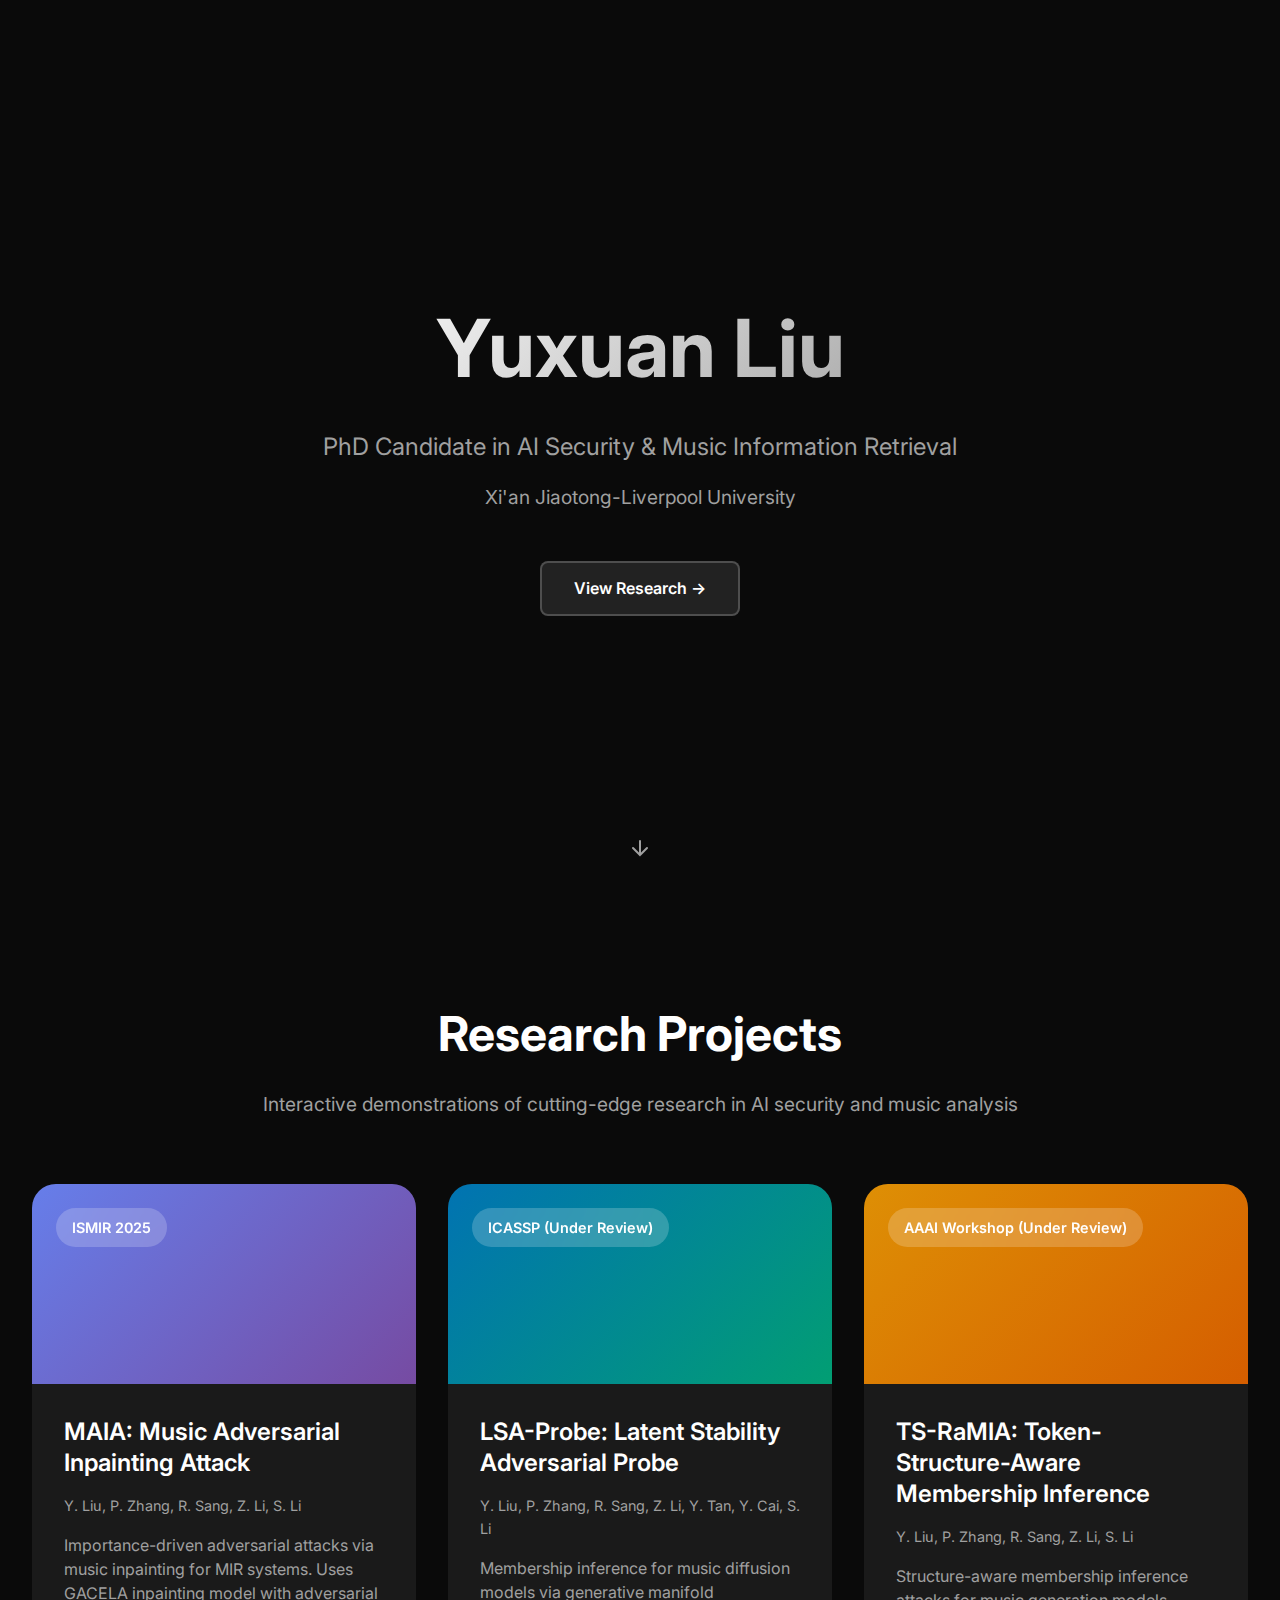
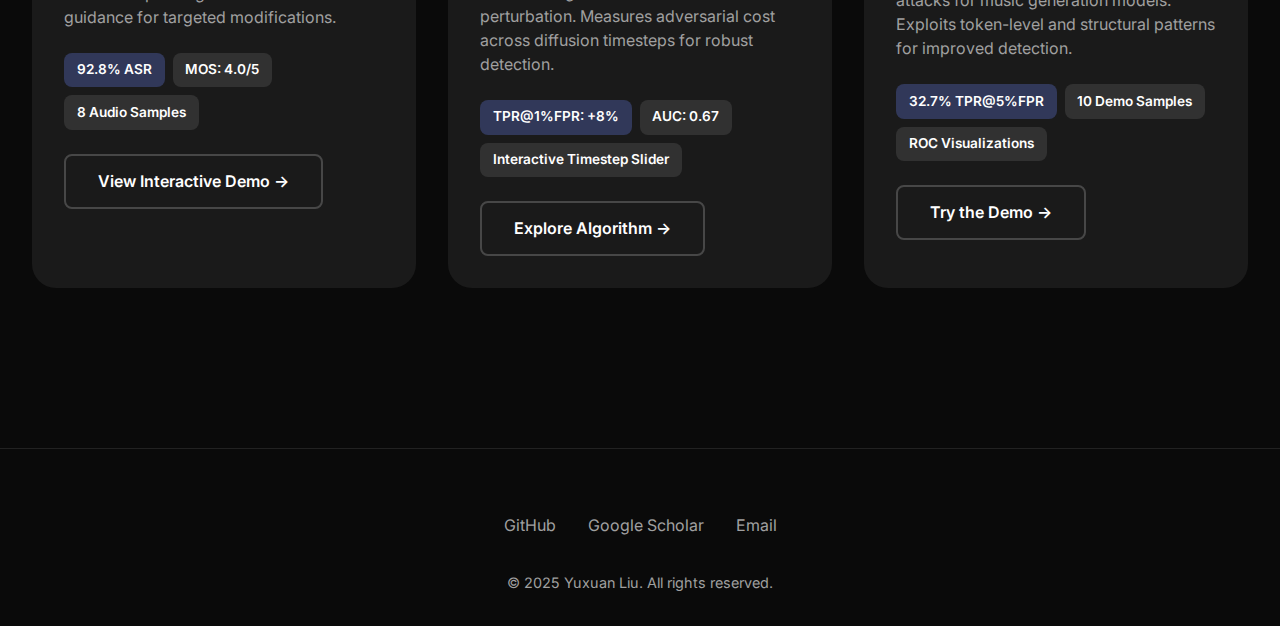
<file: index.html>
<!DOCTYPE html>
<html lang="en">
<head>
    <meta charset="UTF-8">
    <meta name="viewport" content="width=device-width, initial-scale=1.0">
    <meta name="description" content="Yuxuan Liu - Research on AI Security and Music Information Retrieval">
    <meta name="keywords" content="AI Security, Music IR, Membership Inference, Adversarial Attacks, Diffusion Models">
    <meta name="author" content="Yuxuan Liu">
    <title>Yuxuan Liu - Research Portfolio</title>
    
    <!-- Fonts -->
    <link rel="preconnect" href="https://fonts.googleapis.com">
    <link rel="preconnect" href="https://fonts.gstatic.com" crossorigin>
    <link href="https://fonts.googleapis.com/css2?family=Inter:wght@300;400;500;600;700&display=swap" rel="stylesheet">
    
    <!-- Styles -->
    <style>
        :root {
            --color-bg: #0a0a0a;
            --color-text: #ffffff;
            --color-text-dim: #a0a0a0;
            --color-card-bg: #1a1a1a;
            --color-maia: linear-gradient(135deg, #667eea 0%, #764ba2 100%);
            --color-lsa: linear-gradient(135deg, #0173B2 0%, #029E73 100%);
            --color-ts: linear-gradient(135deg, #DE8F05 0%, #D55E00 100%);
        }
        
        * {
            margin: 0;
            padding: 0;
            box-sizing: border-box;
        }
        
        body {
            font-family: 'Inter', -apple-system, BlinkMacSystemFont, sans-serif;
            background: var(--color-bg);
            color: var(--color-text);
            line-height: 1.6;
            overflow-x: hidden;
        }
        
        .container {
            max-width: 1400px;
            margin: 0 auto;
            padding: 0 2rem;
        }
        
        /* Hero Section */
        .hero {
            min-height: 100vh;
            display: flex;
            flex-direction: column;
            justify-content: center;
            align-items: center;
            text-align: center;
            position: relative;
            padding: 4rem 2rem;
        }
        
        .hero-title {
            font-size: 5rem;
            font-weight: 700;
            margin-bottom: 1rem;
            background: linear-gradient(135deg, #ffffff 0%, #a0a0a0 100%);
            -webkit-background-clip: text;
            -webkit-text-fill-color: transparent;
            background-clip: text;
            animation: fadeInUp 1s ease;
        }
        
        .hero-subtitle {
            font-size: 1.5rem;
            color: var(--color-text-dim);
            margin-bottom: 1rem;
            animation: fadeInUp 1s ease 0.2s both;
        }
        
        .hero-affiliation {
            font-size: 1.2rem;
            color: var(--color-text-dim);
            margin-bottom: 3rem;
            animation: fadeInUp 1s ease 0.4s both;
        }
        
        .hero-cta {
            animation: fadeInUp 1s ease 0.6s both;
        }
        
        .scroll-indicator {
            position: absolute;
            bottom: 2rem;
            left: 50%;
            transform: translateX(-50%);
            color: var(--color-text-dim);
            animation: bounce 2s infinite;
        }
        
        /* Papers Section */
        .papers-section {
            padding: 6rem 0;
            min-height: 100vh;
        }
        
        .section-title {
            text-align: center;
            font-size: 3rem;
            margin-bottom: 1rem;
            font-weight: 700;
        }
        
        .section-subtitle {
            text-align: center;
            font-size: 1.2rem;
            color: var(--color-text-dim);
            margin-bottom: 4rem;
        }
        
        .papers-grid {
            display: grid;
            grid-template-columns: repeat(auto-fit, minmax(350px, 1fr));
            gap: 2rem;
            margin-bottom: 4rem;
        }
        
        .paper-card {
            background: var(--color-card-bg);
            border-radius: 1.5rem;
            overflow: hidden;
            transition: transform 0.3s ease, box-shadow 0.3s ease;
            cursor: pointer;
            position: relative;
        }
        
        .paper-card:hover {
            transform: translateY(-10px);
            box-shadow: 0 20px 40px rgba(0,0,0,0.5);
        }
        
        .paper-header {
            height: 200px;
            position: relative;
            overflow: hidden;
        }
        
        .paper-header.maia {
            background: var(--color-maia);
        }
        
        .paper-header.lsa {
            background: var(--color-lsa);
        }
        
        .paper-header.ts {
            background: var(--color-ts);
        }
        
        .paper-venue {
            position: absolute;
            top: 1.5rem;
            left: 1.5rem;
            background: rgba(255,255,255,0.2);
            backdrop-filter: blur(10px);
            padding: 0.5rem 1rem;
            border-radius: 2rem;
            font-weight: 600;
            font-size: 0.9rem;
        }
        
        .paper-body {
            padding: 2rem;
        }
        
        .paper-title {
            font-size: 1.5rem;
            font-weight: 600;
            margin-bottom: 1rem;
            line-height: 1.3;
        }
        
        .paper-authors {
            font-size: 0.9rem;
            color: var(--color-text-dim);
            margin-bottom: 1rem;
        }
        
        .paper-description {
            font-size: 1rem;
            color: var(--color-text-dim);
            margin-bottom: 1.5rem;
            line-height: 1.5;
        }
        
        .paper-metrics {
            display: flex;
            flex-wrap: wrap;
            gap: 0.5rem;
            margin-bottom: 1.5rem;
        }
        
        .metric-badge {
            padding: 0.4rem 0.8rem;
            border-radius: 0.5rem;
            font-size: 0.85rem;
            font-weight: 600;
            background: rgba(255,255,255,0.1);
        }
        
        .metric-badge.highlight {
            background: rgba(102, 126, 234, 0.3);
        }
        
        .btn-demo {
            display: inline-block;
            padding: 0.8rem 2rem;
            border-radius: 0.5rem;
            font-weight: 600;
            text-decoration: none;
            transition: all 0.3s ease;
            border: 2px solid rgba(255,255,255,0.2);
            color: var(--color-text);
        }
        
        .paper-card.maia .btn-demo:hover {
            background: var(--color-maia);
            border-color: transparent;
        }
        
        .paper-card.lsa .btn-demo:hover {
            background: var(--color-lsa);
            border-color: transparent;
        }
        
        .paper-card.ts .btn-demo:hover {
            background: var(--color-ts);
            border-color: transparent;
        }
        
        /* Footer */
        .footer {
            padding: 4rem 0 2rem;
            text-align: center;
            border-top: 1px solid rgba(255,255,255,0.1);
        }
        
        .footer-links {
            display: flex;
            justify-content: center;
            gap: 2rem;
            margin-bottom: 2rem;
        }
        
        .footer-link {
            color: var(--color-text-dim);
            text-decoration: none;
            transition: color 0.3s ease;
        }
        
        .footer-link:hover {
            color: var(--color-text);
        }
        
        .footer-copyright {
            color: var(--color-text-dim);
            font-size: 0.9rem;
        }
        
        /* Animations */
        @keyframes fadeInUp {
            from {
                opacity: 0;
                transform: translateY(30px);
            }
            to {
                opacity: 1;
                transform: translateY(0);
            }
        }
        
        @keyframes bounce {
            0%, 100% {
                transform: translateX(-50%) translateY(0);
            }
            50% {
                transform: translateX(-50%) translateY(-10px);
            }
        }
        
        /* Responsive */
        @media (max-width: 768px) {
            .hero-title {
                font-size: 3rem;
            }
            
            .hero-subtitle {
                font-size: 1.2rem;
            }
            
            .section-title {
                font-size: 2rem;
            }
            
            .papers-grid {
                grid-template-columns: 1fr;
            }
        }
    </style>
</head>
<body>
    <!-- Hero Section -->
    <section class="hero">
        <div class="container">
            <h1 class="hero-title">Yuxuan Liu</h1>
            <p class="hero-subtitle">PhD Candidate in AI Security & Music Information Retrieval</p>
            <p class="hero-affiliation">Xi'an Jiaotong-Liverpool University</p>
            <div class="hero-cta">
                <a href="#papers" class="btn-demo" style="background: rgba(255,255,255,0.1);">
                    View Research →
                </a>
            </div>
        </div>
        <div class="scroll-indicator">
            <svg width="24" height="24" viewBox="0 0 24 24" fill="none" stroke="currentColor">
                <path d="M12 5v14M5 12l7 7 7-7" stroke-width="2" stroke-linecap="round"/>
            </svg>
        </div>
    </section>

    <!-- Papers Section -->
    <section id="papers" class="papers-section">
        <div class="container">
            <h2 class="section-title">Research Projects</h2>
            <p class="section-subtitle">Interactive demonstrations of cutting-edge research in AI security and music analysis</p>
            
            <div class="papers-grid">
                <!-- MAIA Card -->
                <div class="paper-card maia" onclick="location.href='maia/'">
                    <div class="paper-header maia">
                        <div class="paper-venue">ISMIR 2025</div>
                    </div>
                    <div class="paper-body">
                        <h3 class="paper-title">MAIA: Music Adversarial Inpainting Attack</h3>
                        <p class="paper-authors">Y. Liu, P. Zhang, R. Sang, Z. Li, S. Li</p>
                        <p class="paper-description">
                            Importance-driven adversarial attacks via music inpainting for MIR systems. 
                            Uses GACELA inpainting model with adversarial guidance for targeted modifications.
                        </p>
                        <div class="paper-metrics">
                            <span class="metric-badge highlight">92.8% ASR</span>
                            <span class="metric-badge">MOS: 4.0/5</span>
                            <span class="metric-badge">8 Audio Samples</span>
                        </div>
                        <a href="maia/" class="btn-demo">
                            View Interactive Demo →
                        </a>
                    </div>
                </div>
                
                <!-- LSA-Probe Card -->
                <div class="paper-card lsa" onclick="location.href='lsa-probe/'">
                    <div class="paper-header lsa">
                        <div class="paper-venue">ICASSP (Under Review)</div>
                    </div>
                    <div class="paper-body">
                        <h3 class="paper-title">LSA-Probe: Latent Stability Adversarial Probe</h3>
                        <p class="paper-authors">Y. Liu, P. Zhang, R. Sang, Z. Li, Y. Tan, Y. Cai, S. Li</p>
                        <p class="paper-description">
                            Membership inference for music diffusion models via generative manifold perturbation. 
                            Measures adversarial cost across diffusion timesteps for robust detection.
                        </p>
                        <div class="paper-metrics">
                            <span class="metric-badge highlight">TPR@1%FPR: +8%</span>
                            <span class="metric-badge">AUC: 0.67</span>
                            <span class="metric-badge">Interactive Timestep Slider</span>
                        </div>
                        <a href="lsa-probe/" class="btn-demo">
                            Explore Algorithm →
                        </a>
                    </div>
                </div>
                
                <!-- TS-RaMIA Card -->
                <div class="paper-card ts" onclick="location.href='ts-ramia/'">
                    <div class="paper-header ts">
                        <div class="paper-venue">AAAI Workshop (Under Review)</div>
                    </div>
                    <div class="paper-body">
                        <h3 class="paper-title">TS-RaMIA: Token-Structure-Aware Membership Inference</h3>
                        <p class="paper-authors">Y. Liu, P. Zhang, R. Sang, Z. Li, S. Li</p>
                        <p class="paper-description">
                            Structure-aware membership inference attacks for music generation models. 
                            Exploits token-level and structural patterns for improved detection.
                        </p>
                        <div class="paper-metrics">
                            <span class="metric-badge highlight">32.7% TPR@5%FPR</span>
                            <span class="metric-badge">10 Demo Samples</span>
                            <span class="metric-badge">ROC Visualizations</span>
                        </div>
                        <a href="ts-ramia/" class="btn-demo">
                            Try the Demo →
                        </a>
                    </div>
                </div>
            </div>
        </div>
    </section>

    <!-- Footer -->
    <footer class="footer">
        <div class="container">
            <div class="footer-links">
                <a href="https://github.com/kaslim" class="footer-link" target="_blank">GitHub</a>
                <a href="https://scholar.google.com" class="footer-link" target="_blank">Google Scholar</a>
                <a href="mailto:yuxuan.liu2204@student.xjtlu.edu.cn" class="footer-link">Email</a>
            </div>
            <p class="footer-copyright">&copy; 2025 Yuxuan Liu. All rights reserved.</p>
        </div>
    </footer>

    <script>
        // Smooth scroll
        document.querySelectorAll('a[href^="#"]').forEach(anchor => {
            anchor.addEventListener('click', function (e) {
                e.preventDefault();
                const target = document.querySelector(this.getAttribute('href'));
                if (target) {
                    target.scrollIntoView({ behavior: 'smooth', block: 'start' });
                }
            });
        });
        
        // Intersection Observer for fade-in animations
        const observerOptions = {
            threshold: 0.1,
            rootMargin: '0px 0px -50px 0px'
        };
        
        const observer = new IntersectionObserver((entries) => {
            entries.forEach(entry => {
                if (entry.isIntersecting) {
                    entry.target.style.animation = 'fadeInUp 0.6s ease forwards';
                }
            });
        }, observerOptions);
        
        document.querySelectorAll('.paper-card').forEach(card => {
            observer.observe(card);
        });
    </script>
</body>
</html>
</file>
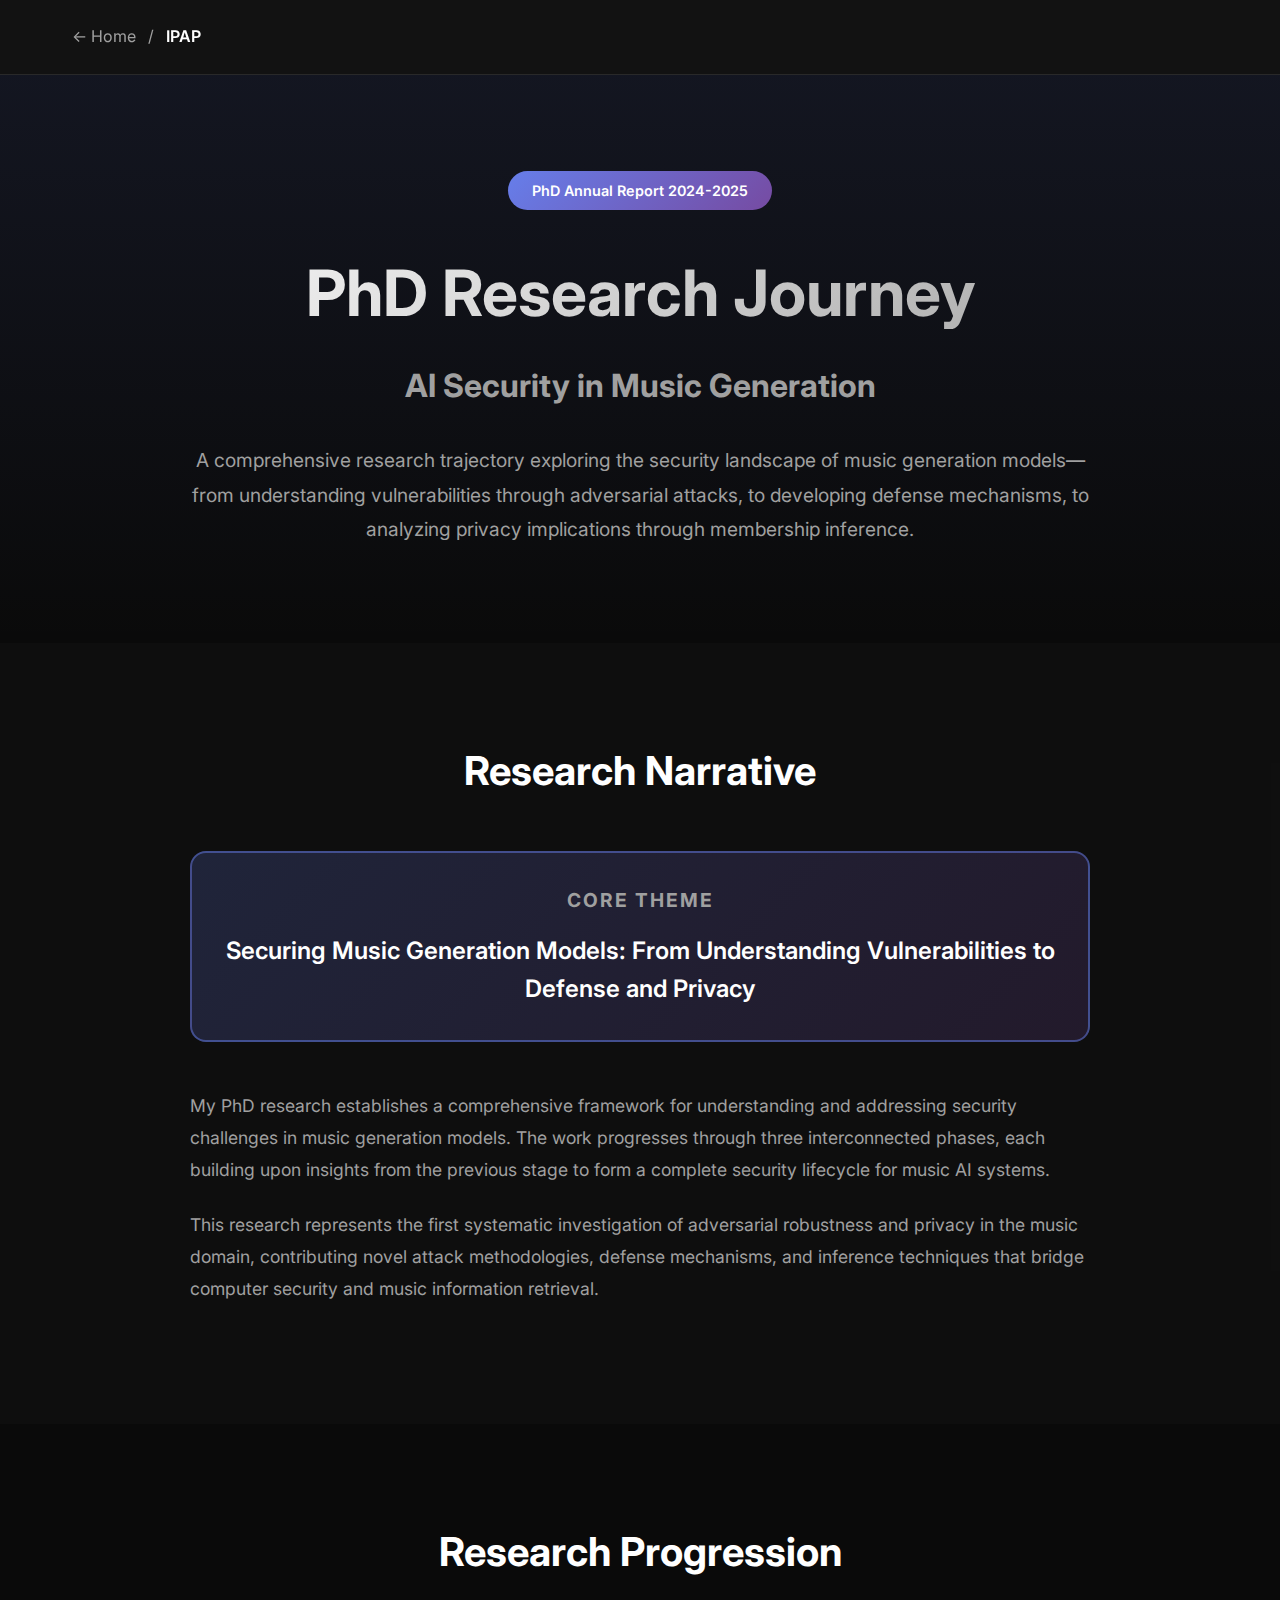
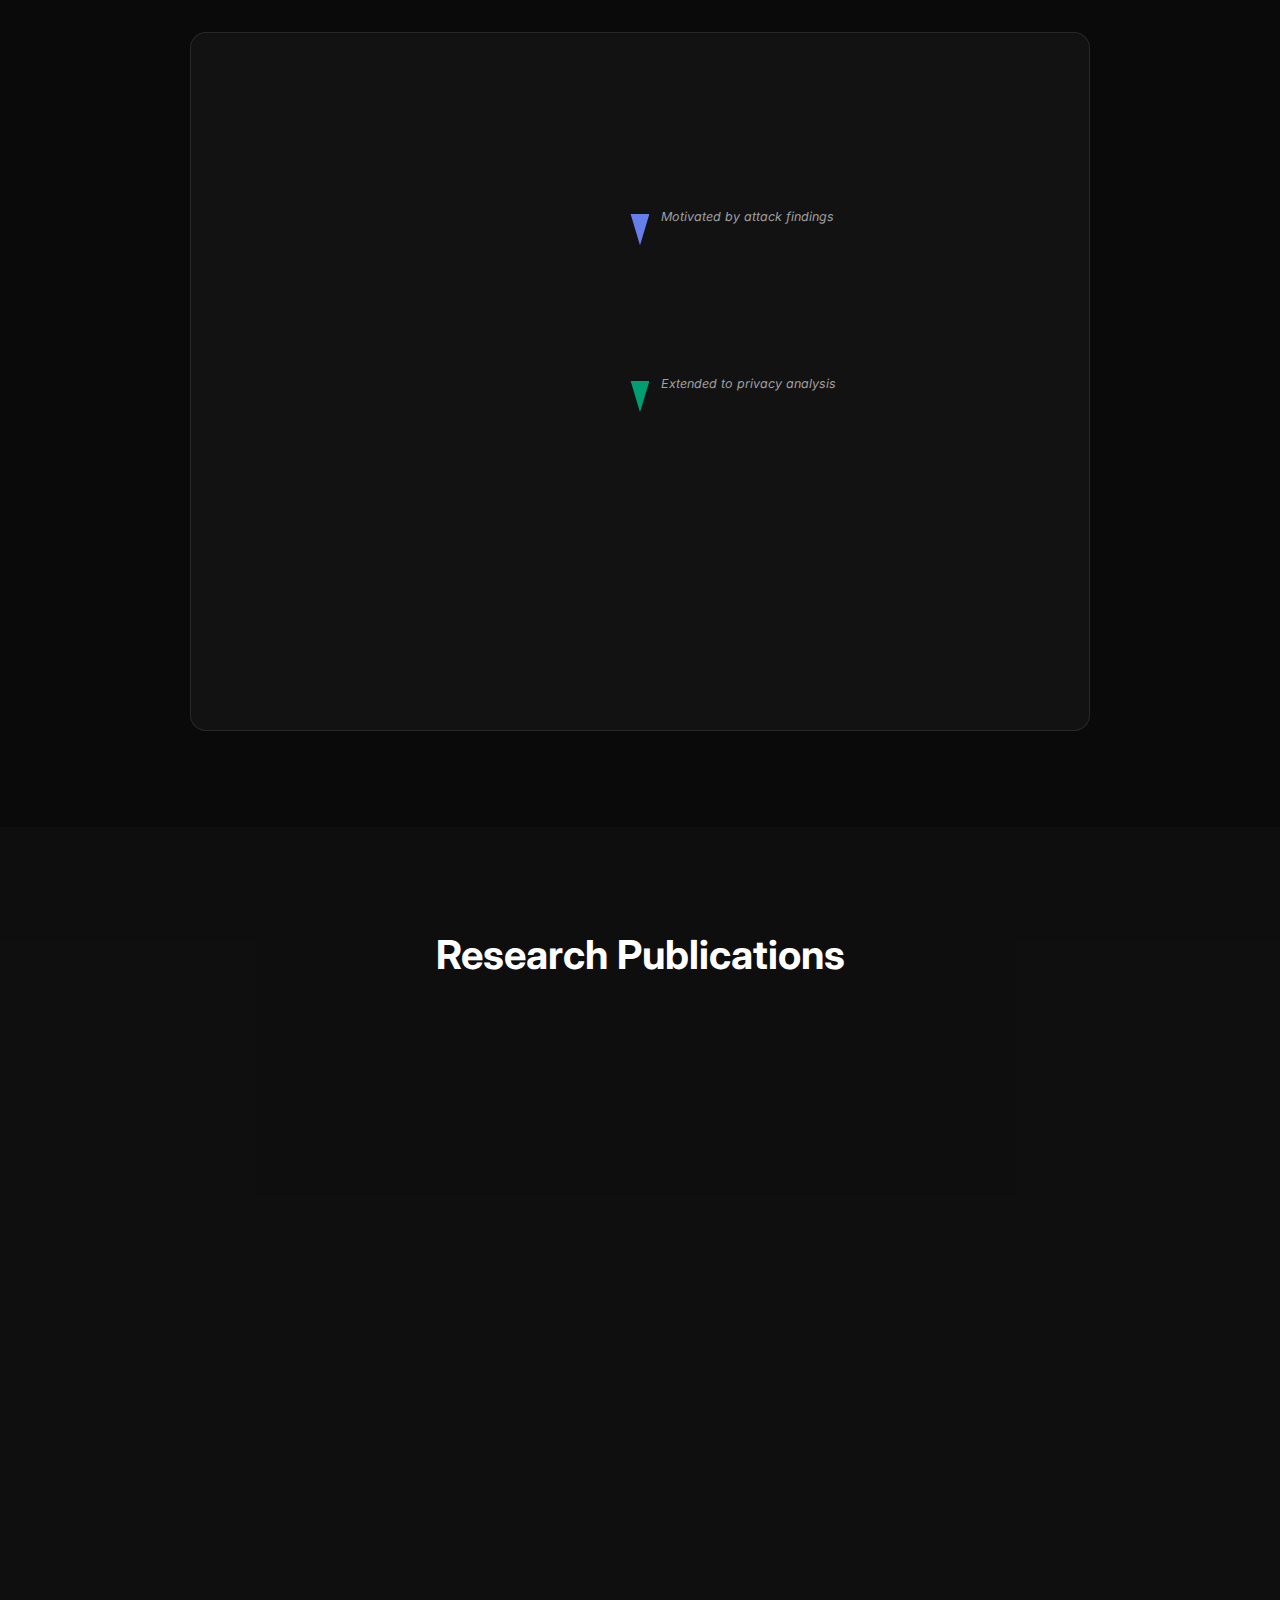
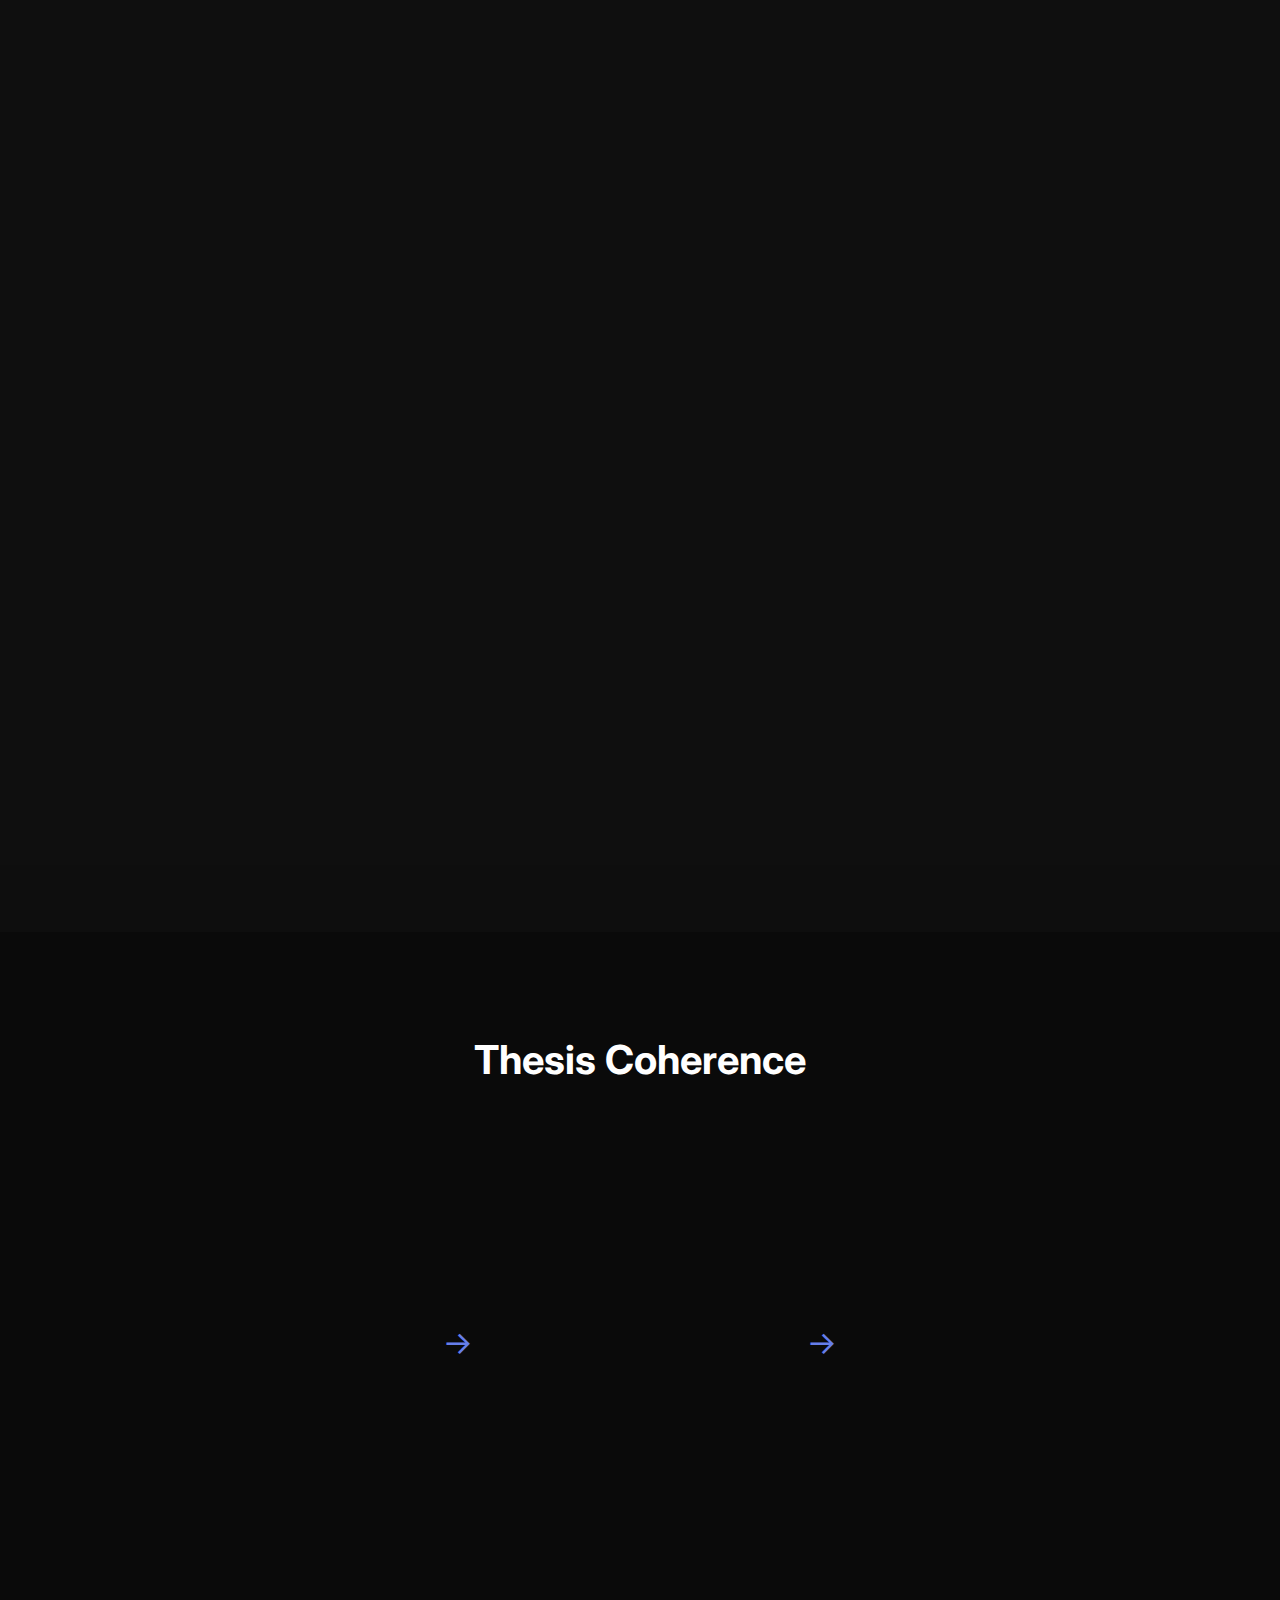
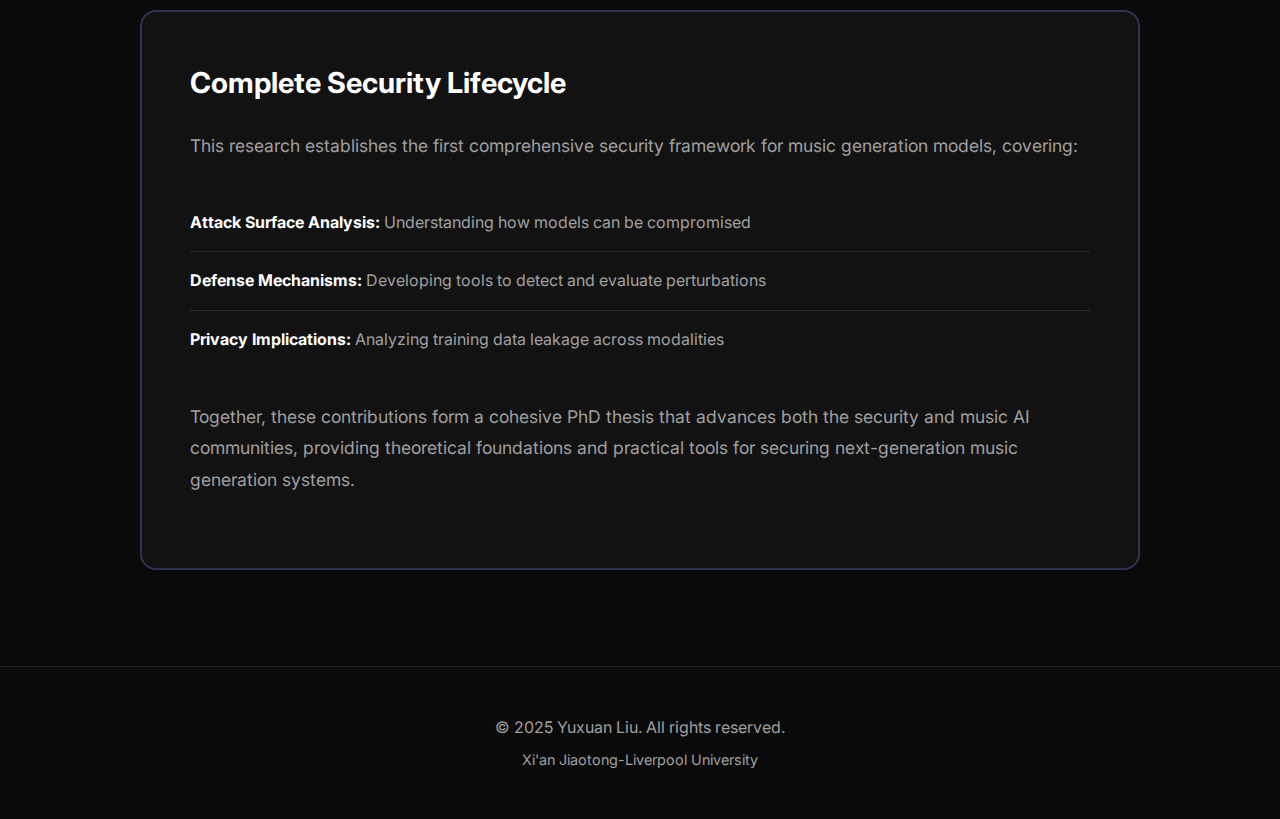
<file: ipap/index.html>
<!DOCTYPE html>
<html lang="en">
<head>
    <meta charset="UTF-8">
    <meta name="viewport" content="width=device-width, initial-scale=1.0">
    <meta name="description" content="IPAP PhD Annual Report - Research Journey in AI Security for Music Generation">
    <meta name="keywords" content="PhD Research, AI Security, Music Generation, Adversarial Attacks, Membership Inference">
    <meta name="author" content="Yuxuan Liu">
    <title>IPAP - PhD Research Journey | Yuxuan Liu</title>
    <link rel="icon" type="image/svg+xml" href="../favicon.svg">
    
    <!-- Fonts -->
    <link rel="preconnect" href="https://fonts.googleapis.com">
    <link rel="preconnect" href="https://fonts.gstatic.com" crossorigin>
    <link href="https://fonts.googleapis.com/css2?family=Inter:wght@300;400;500;600;700&display=swap" rel="stylesheet">
    
    <!-- Styles -->
    <link rel="stylesheet" href="css/ipap.css">
</head>
<body>
    <!-- Breadcrumb Navigation -->
    <nav class="breadcrumb">
        <div class="container">
            <a href="../" class="breadcrumb-link">← Home</a>
            <span class="breadcrumb-separator">/</span>
            <span class="breadcrumb-current">IPAP</span>
        </div>
    </nav>

    <!-- Hero Section -->
    <section class="hero">
        <div class="container">
            <div class="hero-badge">PhD Annual Report 2024-2025</div>
            <h1 class="hero-title">PhD Research Journey</h1>
            <h2 class="hero-subtitle">AI Security in Music Generation</h2>
            <p class="hero-description">
                A comprehensive research trajectory exploring the security landscape of music generation models—from understanding vulnerabilities through adversarial attacks, to developing defense mechanisms, to analyzing privacy implications through membership inference.
            </p>
        </div>
    </section>

    <!-- Research Narrative Section -->
    <section class="narrative-section">
        <div class="container">
            <h2 class="section-title">Research Narrative</h2>
            <div class="narrative-content">
                <div class="theme-box">
                    <h3 class="theme-title">Core Theme</h3>
                    <p class="theme-text">Securing Music Generation Models: From Understanding Vulnerabilities to Defense and Privacy</p>
                </div>
                
                <div class="narrative-text">
                    <p>
                        My PhD research establishes a comprehensive framework for understanding and addressing security challenges in music generation models. The work progresses through three interconnected phases, each building upon insights from the previous stage to form a complete security lifecycle for music AI systems.
                    </p>
                    <p>
                        This research represents the first systematic investigation of adversarial robustness and privacy in the music domain, contributing novel attack methodologies, defense mechanisms, and inference techniques that bridge computer security and music information retrieval.
                    </p>
                </div>
            </div>
        </div>
    </section>

    <!-- Visual Flowchart Section -->
    <section class="flowchart-section">
        <div class="container">
            <h2 class="section-title">Research Progression</h2>
            <div class="flowchart-wrapper">
                <svg class="flowchart" viewBox="0 0 800 600" xmlns="http://www.w3.org/2000/svg">
                    <!-- Phase 1: Understanding Vulnerabilities -->
                    <g class="phase-node" data-phase="1">
                        <rect x="250" y="20" width="300" height="100" rx="10" class="node-box phase1"/>
                        <text x="400" y="50" class="node-title">Phase 1: Understanding Vulnerabilities</text>
                        <text x="400" y="75" class="node-subtitle">MAIA</text>
                        <text x="400" y="95" class="node-venue">ISMIR 2025 (Accepted)</text>
                    </g>
                    
                    <!-- Arrow 1 -->
                    <g class="flow-arrow">
                        <defs>
                            <marker id="arrowhead1" markerWidth="10" markerHeight="10" refX="9" refY="3" orient="auto">
                                <polygon points="0 0, 10 3, 0 6" fill="#667eea"/>
                            </marker>
                        </defs>
                        <line x1="400" y1="120" x2="400" y2="170" stroke="#667eea" stroke-width="3" marker-end="url(#arrowhead1)"/>
                        <text x="420" y="150" class="arrow-label">Motivated by attack findings</text>
                    </g>
                    
                    <!-- Phase 2: Defense & Evaluation -->
                    <g class="phase-node" data-phase="2">
                        <rect x="250" y="180" width="300" height="100" rx="10" class="node-box phase2"/>
                        <text x="400" y="210" class="node-title">Phase 2: Defense & Evaluation</text>
                        <text x="400" y="235" class="node-subtitle">Perceptual Model</text>
                        <text x="400" y="255" class="node-venue">CMMR 2025 (Accepted)</text>
                    </g>
                    
                    <!-- Arrow 2 -->
                    <g class="flow-arrow">
                        <defs>
                            <marker id="arrowhead2" markerWidth="10" markerHeight="10" refX="9" refY="3" orient="auto">
                                <polygon points="0 0, 10 3, 0 6" fill="#029E73"/>
                            </marker>
                        </defs>
                        <line x1="400" y1="280" x2="400" y2="330" stroke="#029E73" stroke-width="3" marker-end="url(#arrowhead2)"/>
                        <text x="420" y="310" class="arrow-label">Extended to privacy analysis</text>
                    </g>
                    
                    <!-- Phase 3: Privacy & Inference -->
                    <g class="phase-node" data-phase="3">
                        <rect x="200" y="340" width="400" height="80" rx="10" class="node-box phase3"/>
                        <text x="400" y="370" class="node-title">Phase 3: Privacy & Membership Inference</text>
                        <text x="400" y="395" class="node-subtitle">Dual-Domain Analysis</text>
                    </g>
                    
                    <!-- Split Arrow -->
                    <g class="flow-arrow">
                        <line x1="400" y1="420" x2="400" y2="450" stroke="#0173B2" stroke-width="3"/>
                        <line x1="400" y1="450" x2="250" y2="480" stroke="#0173B2" stroke-width="3"/>
                        <line x1="400" y1="450" x2="550" y2="480" stroke="#DE8F05" stroke-width="3"/>
                    </g>
                    
                    <!-- LSA-Probe (Waveform) -->
                    <a href="../lsa-probe/" class="node-link">
                        <g class="phase-node clickable" data-phase="3a">
                            <rect x="100" y="490" width="250" height="90" rx="10" class="node-box phase3a"/>
                            <text x="225" y="520" class="node-title-small">LSA-Probe</text>
                            <text x="225" y="545" class="node-subtitle-small">Waveform Domain</text>
                            <text x="225" y="565" class="node-venue-small">ICASSP (Under Review)</text>
                        </g>
                    </a>
                    
                    <!-- TS-RaMIA (Symbolic) -->
                    <a href="../ts-ramia/" class="node-link">
                        <g class="phase-node clickable" data-phase="3b">
                            <rect x="450" y="490" width="250" height="90" rx="10" class="node-box phase3b"/>
                            <text x="575" y="520" class="node-title-small">TS-RaMIA</text>
                            <text x="575" y="545" class="node-subtitle-small">Symbolic Domain</text>
                            <text x="575" y="565" class="node-venue-small">AAAI Workshop (Under Review)</text>
                        </g>
                    </a>
                </svg>
            </div>
        </div>
    </section>

    <!-- Papers Detail Section -->
    <section class="papers-section">
        <div class="container">
            <h2 class="section-title">Research Publications</h2>
            
            <div class="papers-grid">
                <!-- MAIA Card -->
                <div class="paper-card phase1-card">
                    <div class="paper-header">
                        <div class="paper-phase">Phase 1: Attack</div>
                        <div class="paper-venue-badge">ISMIR 2025 (Accepted)</div>
                    </div>
                    <div class="paper-body">
                        <h3 class="paper-title">Music Adversarial Inpainting Attack (MAIA)</h3>
                        <p class="paper-description">
                            Adversarial attacks targeting specific segments of music generation models through selective inpainting, revealing critical vulnerabilities in regional model behaviors.
                        </p>
                        <div class="paper-contribution">
                            <strong>Key Contribution:</strong> First work to demonstrate regional adversarial attacks on music generation with Grad-CAM visualization for interpretable attack localization.
                        </div>
                        <div class="paper-role">
                            <strong>Role in Thesis:</strong> Establishes the attack surface and demonstrates that music generation models are vulnerable to targeted manipulation, motivating the need for defense mechanisms.
                        </div>
                        <a href="../maia/" class="btn-paper">View Demo →</a>
                    </div>
                </div>

                <!-- CMMR Card -->
                <div class="paper-card phase2-card">
                    <div class="paper-header">
                        <div class="paper-phase">Phase 2: Defense</div>
                        <div class="paper-venue-badge">CMMR 2025 (Accepted)</div>
                    </div>
                    <div class="paper-body">
                        <h3 class="paper-title">Training a Perceptual Model for Evaluating Auditory Similarity in Music Adversarial Attack</h3>
                        <p class="paper-description">
                            Perceptual evaluation framework for assessing similarity in adversarial music generation, bridging the gap between automated attack detection and human auditory perception.
                        </p>
                        <div class="paper-contribution">
                            <strong>Key Contribution:</strong> Novel training methodology for perceptual models that aligns machine evaluation with human perception of adversarial perturbations in music.
                        </div>
                        <div class="paper-role">
                            <strong>Role in Thesis:</strong> Directly motivated by MAIA findings, develops defense capability by enabling accurate perceptual assessment of attack impact, completing the attack-defense cycle.
                        </div>
                        <a href="#" class="btn-paper btn-disabled" title="Demo coming soon">Paper →</a>
                    </div>
                </div>

                <!-- LSA-Probe Card -->
                <div class="paper-card phase3a-card">
                    <div class="paper-header">
                        <div class="paper-phase">Phase 3: Privacy (Waveform)</div>
                        <div class="paper-venue-badge">ICASSP (Under Review)</div>
                    </div>
                    <div class="paper-body">
                        <h3 class="paper-title">LSA-Probe: Membership Inference via Latent Stability Analysis for Music Diffusion Models</h3>
                        <p class="paper-description">
                            Membership inference attack on audio diffusion models using latent space perturbation stability, revealing privacy vulnerabilities in waveform-based music generation.
                        </p>
                        <div class="paper-contribution">
                            <strong>Key Contribution:</strong> Two-loop adversarial probing framework that reveals training data membership through analyzing latent stability patterns across diffusion timesteps.
                        </div>
                        <div class="paper-role">
                            <strong>Role in Thesis:</strong> Extends security analysis from adversarial robustness to privacy, demonstrating that attack insights transfer to membership inference in the waveform domain.
                        </div>
                        <a href="../lsa-probe/" class="btn-paper">View Demo →</a>
                    </div>
                </div>

                <!-- TS-RaMIA Card -->
                <div class="paper-card phase3b-card">
                    <div class="paper-header">
                        <div class="paper-phase">Phase 3: Privacy (Symbolic)</div>
                        <div class="paper-venue-badge">AAAI Workshop (Under Review)</div>
                    </div>
                    <div class="paper-body">
                        <h3 class="paper-title">TS-RaMIA: Time-Series Randomized Membership Inference Attack</h3>
                        <p class="paper-description">
                            Structural pattern analysis for membership inference in symbolic music generation models, exploiting time-series characteristics unique to ABC notation.
                        </p>
                        <div class="paper-contribution">
                            <strong>Key Contribution:</strong> First MIA framework for symbolic music using structural tokens (StructTail) and meta-fusion, achieving superior performance over baseline methods.
                        </div>
                        <div class="paper-role">
                            <strong>Role in Thesis:</strong> Completes the dual-domain privacy analysis by addressing symbolic representation, demonstrating that privacy vulnerabilities exist across both audio and symbolic modalities.
                        </div>
                        <a href="../ts-ramia/" class="btn-paper">View Demo →</a>
                    </div>
                </div>
            </div>
        </div>
    </section>

    <!-- Connection Summary Section -->
    <section class="connection-section">
        <div class="container">
            <h2 class="section-title">Thesis Coherence</h2>
            <div class="connection-content">
                <div class="connection-diagram">
                    <div class="connection-item">
                        <div class="connection-icon">🔍</div>
                        <h3>Attack → Defense</h3>
                        <p>MAIA's discovery of regional vulnerabilities directly motivated the development of perceptual evaluation models. The attack insights informed defense strategy design.</p>
                    </div>
                    <div class="connection-arrow">→</div>
                    <div class="connection-item">
                        <div class="connection-icon">🛡️</div>
                        <h3>Defense → Privacy</h3>
                        <p>Understanding attack-defense dynamics revealed the need to analyze training data privacy. Defense mechanisms inspired membership inference methodologies.</p>
                    </div>
                    <div class="connection-arrow">→</div>
                    <div class="connection-item">
                        <div class="connection-icon">🔐</div>
                        <h3>Dual-Domain Analysis</h3>
                        <p>Privacy investigation extended across both waveform and symbolic domains, demonstrating that security principles apply universally across music representations.</p>
                    </div>
                </div>
                
                <div class="connection-summary">
                    <h3>Complete Security Lifecycle</h3>
                    <p>
                        This research establishes the first comprehensive security framework for music generation models, covering:
                    </p>
                    <ul>
                        <li><strong>Attack Surface Analysis:</strong> Understanding how models can be compromised</li>
                        <li><strong>Defense Mechanisms:</strong> Developing tools to detect and evaluate perturbations</li>
                        <li><strong>Privacy Implications:</strong> Analyzing training data leakage across modalities</li>
                    </ul>
                    <p>
                        Together, these contributions form a cohesive PhD thesis that advances both the security and music AI communities, providing theoretical foundations and practical tools for securing next-generation music generation systems.
                    </p>
                </div>
            </div>
        </div>
    </section>

    <!-- Footer -->
    <footer class="footer">
        <div class="container">
            <p>&copy; 2025 Yuxuan Liu. All rights reserved.</p>
            <p class="footer-affiliation">Xi'an Jiaotong-Liverpool University</p>
        </div>
    </footer>

    <script src="js/ipap.js"></script>
</body>
</html>
</file>
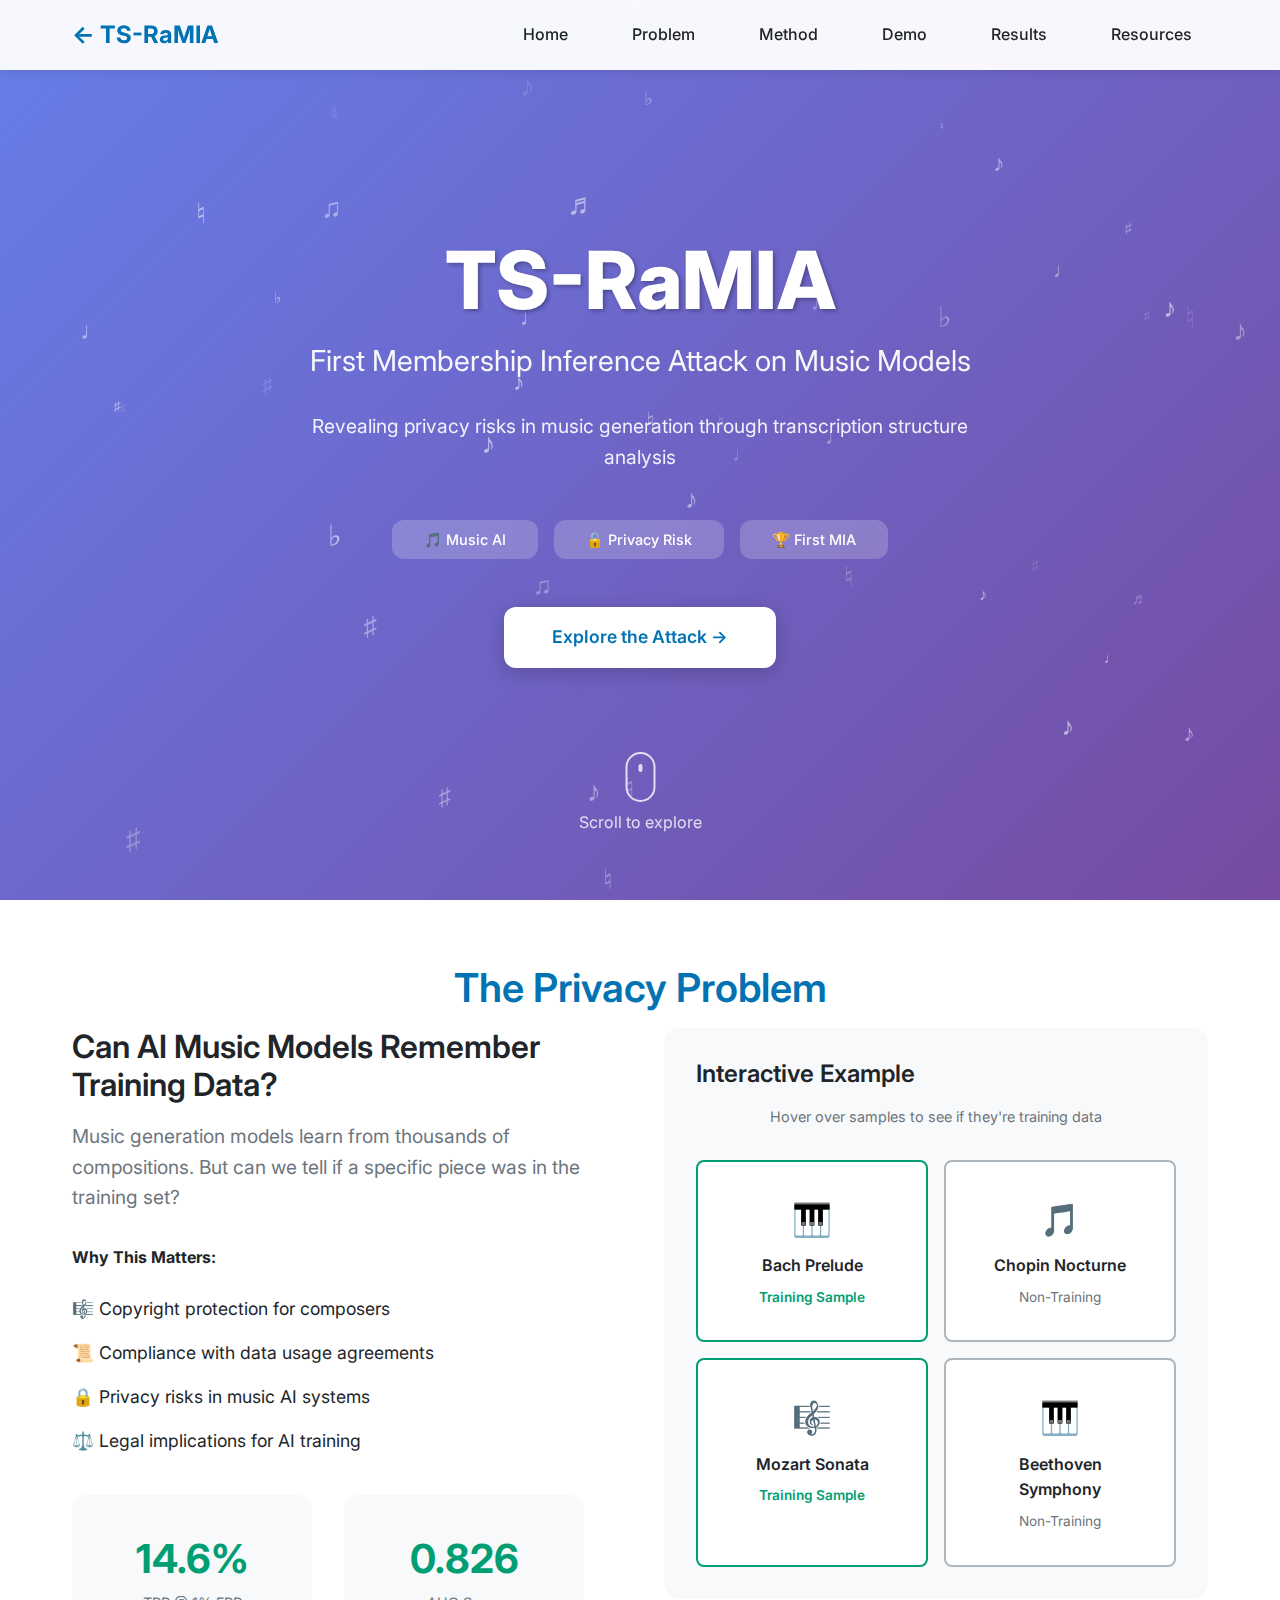
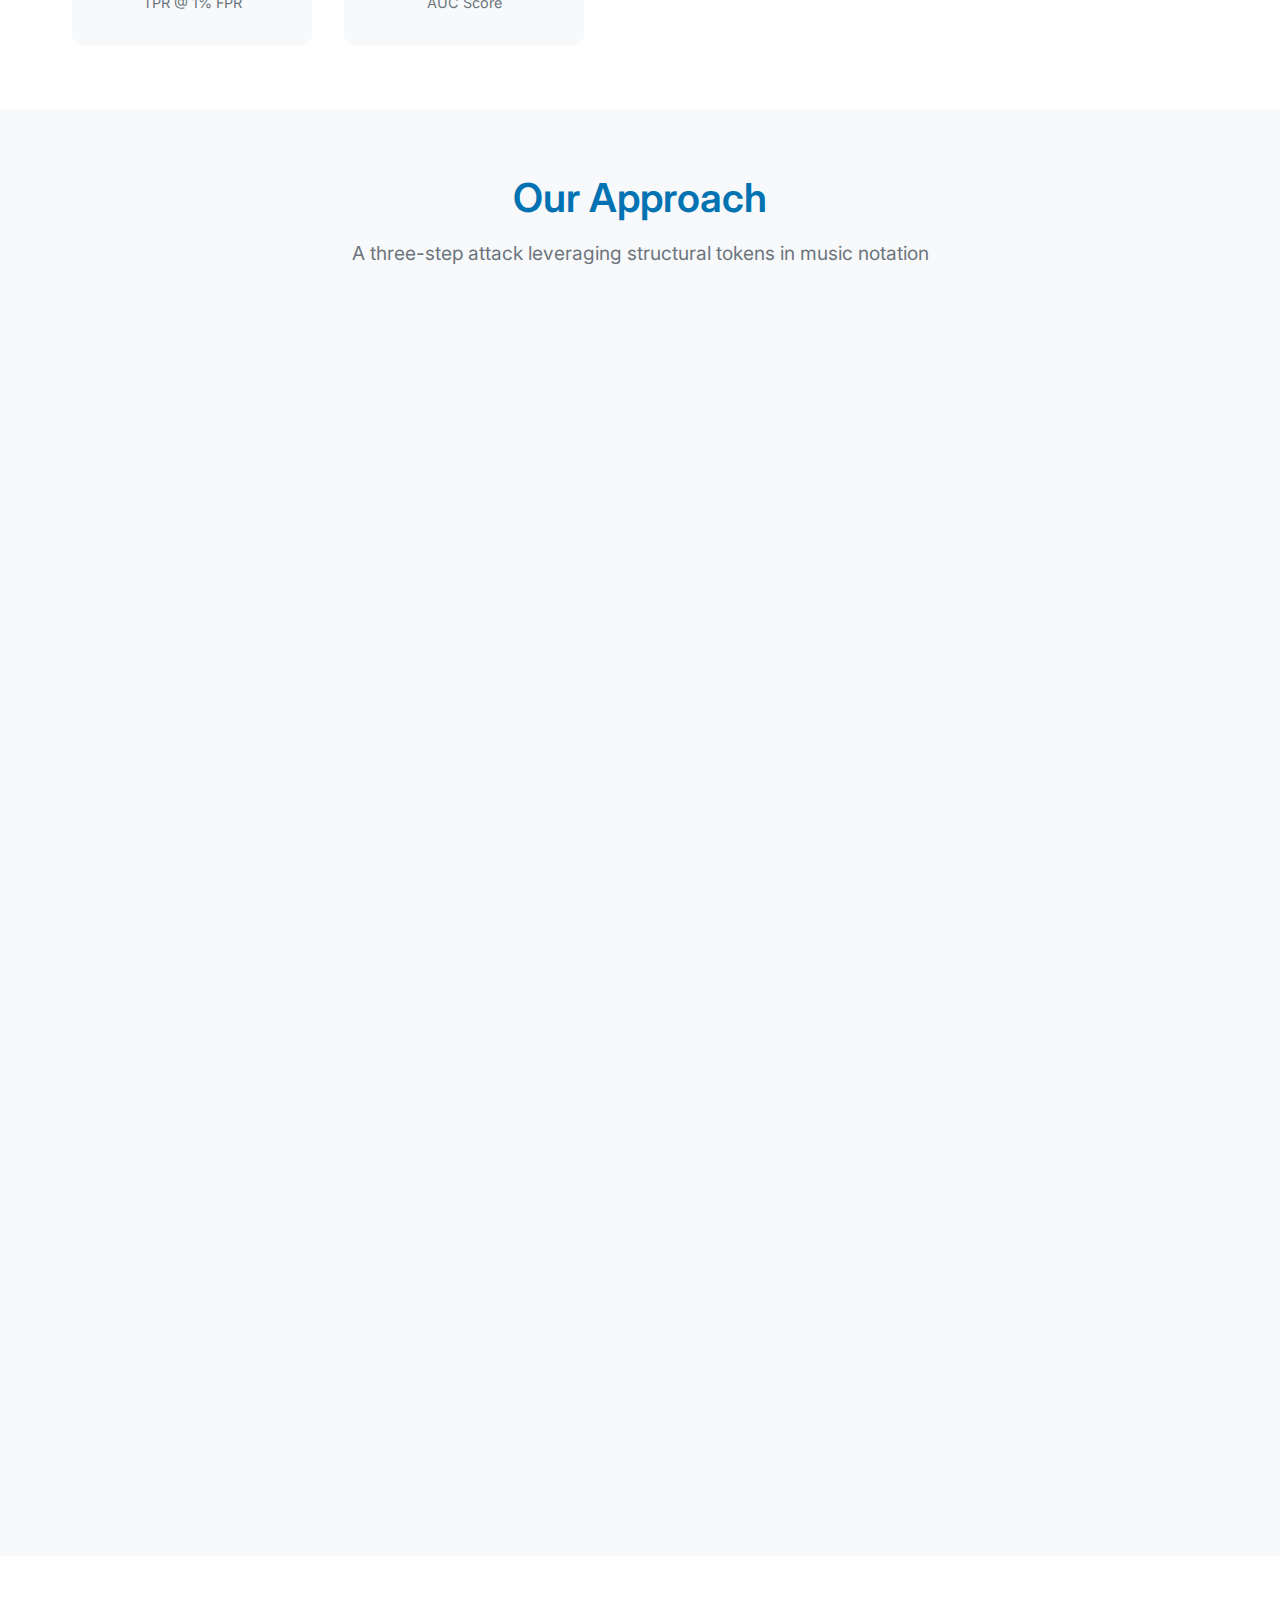
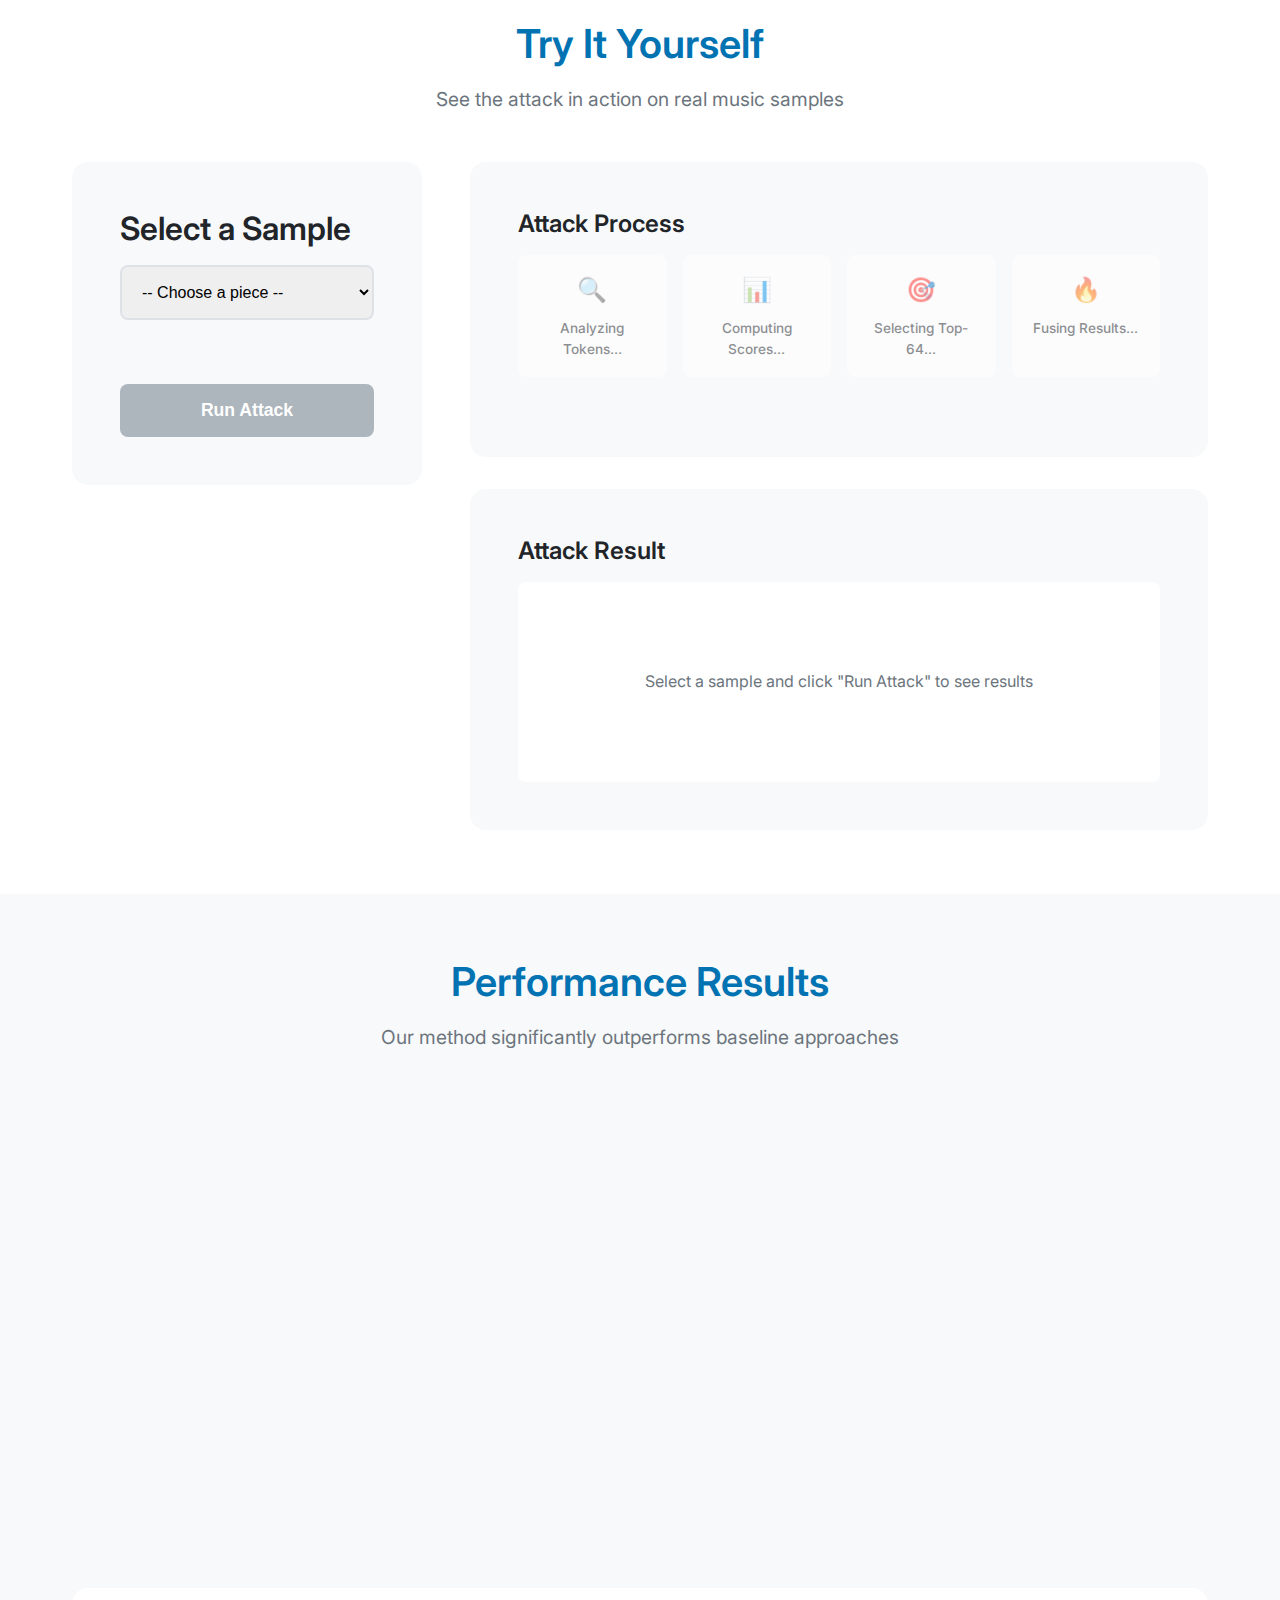
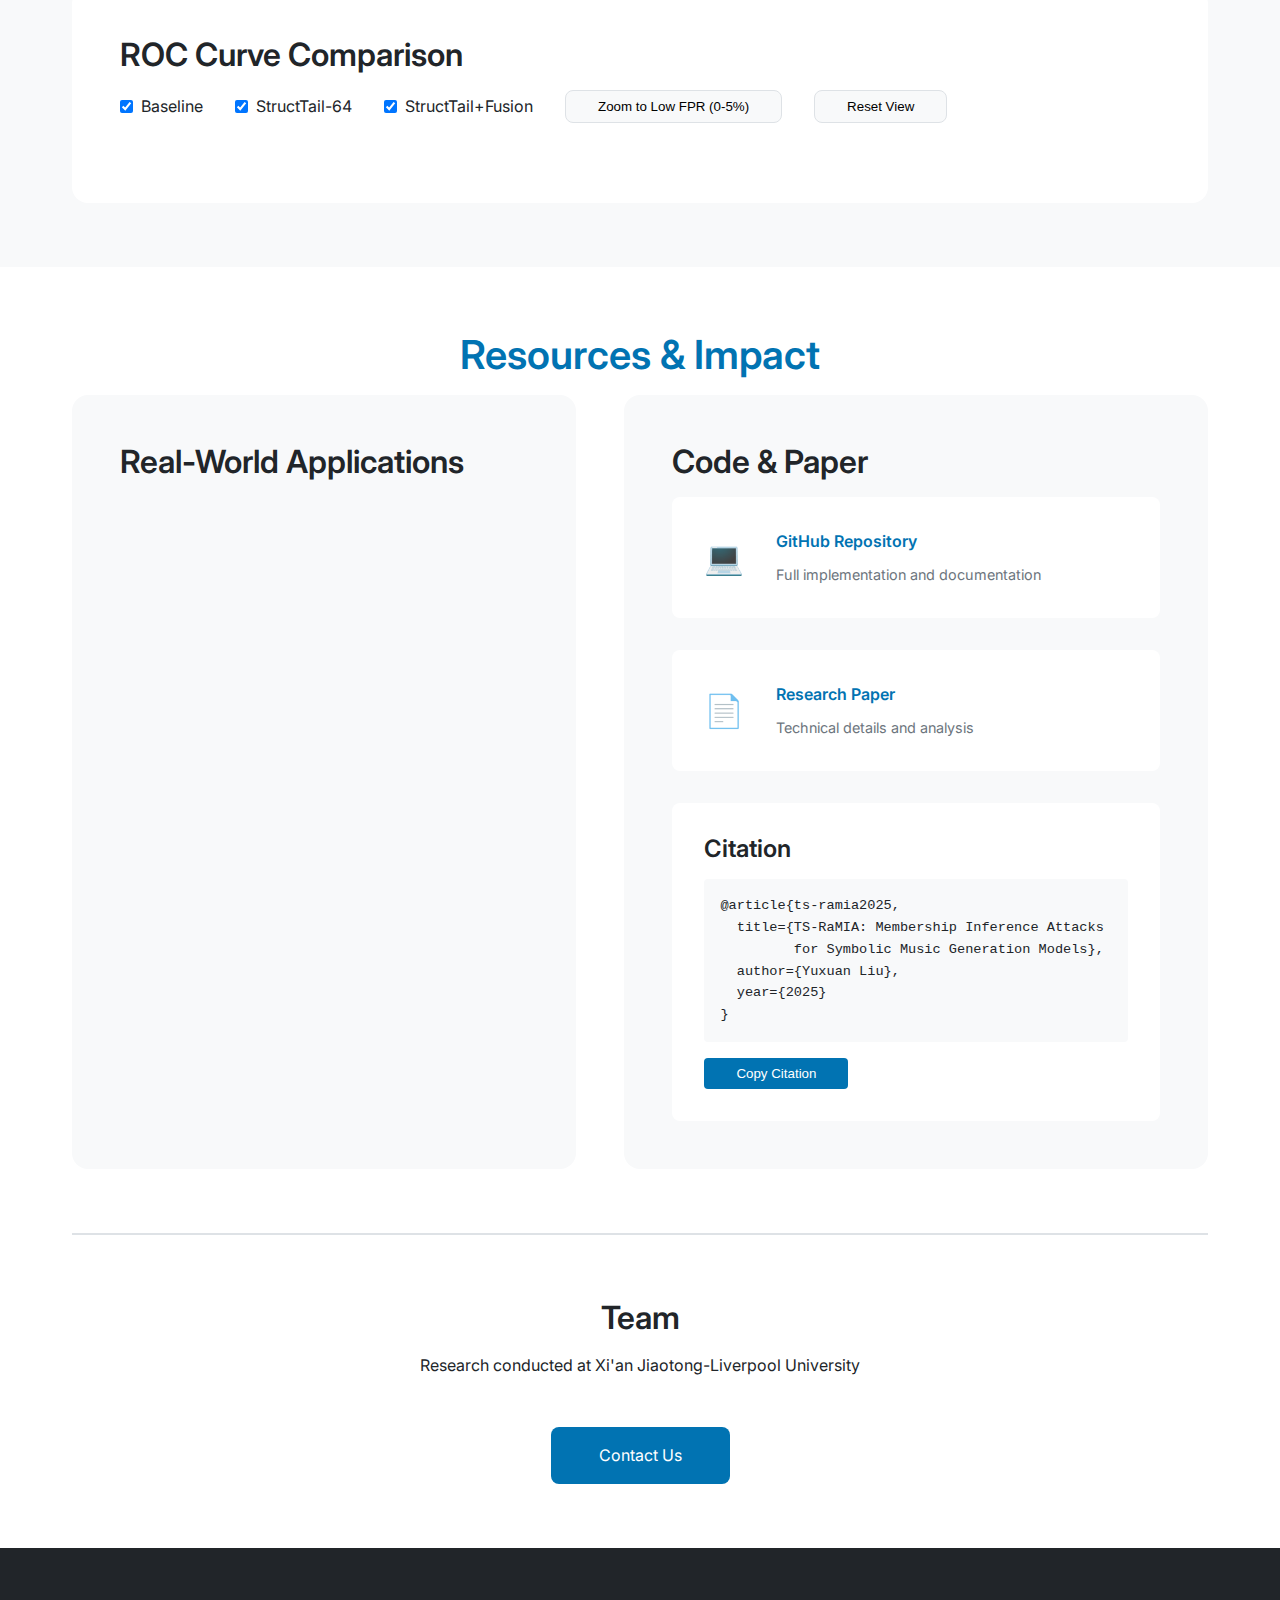
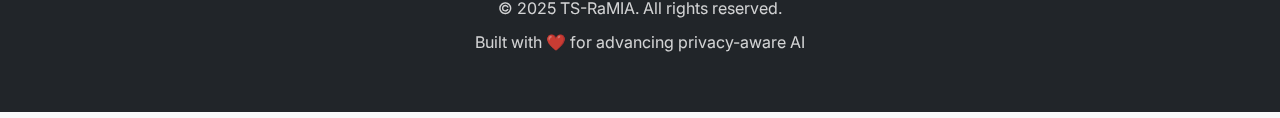
<file: ts-ramia/index.html>
<!DOCTYPE html>
<html lang="en">
<head>
    <meta charset="UTF-8">
    <meta name="viewport" content="width=device-width, initial-scale=1.0">
    <meta name="description" content="TS-RaMIA: First Membership Inference Attack on Music Generation Models - Revealing privacy risks through transcription structure analysis">
    <meta name="keywords" content="membership inference attack, music AI, privacy, machine learning, deep learning">
    <meta name="author" content="TS-RaMIA Team">
    
    <title>TS-RaMIA: First MIA on Music Models</title>
    
    <!-- Styles -->
    <link rel="stylesheet" href="css/main.css">
    <link rel="stylesheet" href="css/animations.css">
    <link rel="stylesheet" href="css/responsive.css">
    
    <!-- D3.js -->
    <script src="https://d3js.org/d3.v7.min.js"></script>
    
    <!-- Fonts -->
    <link rel="preconnect" href="https://fonts.googleapis.com">
    <link rel="preconnect" href="https://fonts.gstatic.com" crossorigin>
    <link href="https://fonts.googleapis.com/css2?family=Inter:wght@300;400;500;600;700&display=swap" rel="stylesheet">
</head>
<body>
    <!-- Navigation -->
    <nav id="navbar" class="navbar">
        <div class="container">
            <a href="../" class="nav-brand" style="text-decoration: none;">← TS-RaMIA</a>
            <ul class="nav-menu">
                <li><a href="#hero" class="nav-link">Home</a></li>
                <li><a href="#motivation" class="nav-link">Problem</a></li>
                <li><a href="#method" class="nav-link">Method</a></li>
                <li><a href="#demo" class="nav-link">Demo</a></li>
                <li><a href="#results" class="nav-link">Results</a></li>
                <li><a href="#resources" class="nav-link">Resources</a></li>
            </ul>
        </div>
    </nav>

    <!-- Section 1: Hero -->
    <section id="hero" class="hero-section">
        <canvas id="particles-canvas"></canvas>
        <div class="hero-content">
            <h1 class="hero-title animate-fade-in">TS-RaMIA</h1>
            <h2 class="hero-subtitle animate-fade-in-delay-1">First Membership Inference Attack on Music Models</h2>
            <p class="hero-description animate-fade-in-delay-2">
                Revealing privacy risks in music generation through transcription structure analysis
            </p>
            <div class="hero-badges animate-fade-in-delay-3">
                <span class="badge badge-primary">🎵 Music AI</span>
                <span class="badge badge-warning">🔓 Privacy Risk</span>
                <span class="badge badge-success">🏆 First MIA</span>
            </div>
            <a href="#method" class="hero-cta animate-fade-in-delay-4">Explore the Attack →</a>
        </div>
        <div class="scroll-indicator">
            <div class="mouse">
                <div class="wheel"></div>
            </div>
            <p>Scroll to explore</p>
        </div>
    </section>

    <!-- Section 2: Motivation -->
    <section id="motivation" class="motivation-section">
        <div class="container">
            <h2 class="section-title">The Privacy Problem</h2>
            <div class="motivation-grid">
                <div class="motivation-text">
                    <h3>Can AI Music Models Remember Training Data?</h3>
                    <p class="lead">
                        Music generation models learn from thousands of compositions. 
                        But can we tell if a specific piece was in the training set?
                    </p>
                    <p>
                        <strong>Why This Matters:</strong>
                    </p>
                    <ul class="feature-list">
                        <li>🎼 Copyright protection for composers</li>
                        <li>📜 Compliance with data usage agreements</li>
                        <li>🔒 Privacy risks in music AI systems</li>
                        <li>⚖️ Legal implications for AI training</li>
                    </ul>
                    <div class="stats-box">
                        <div class="stat">
                            <div class="stat-value">14.6%</div>
                            <div class="stat-label">TPR @ 1% FPR</div>
                        </div>
                        <div class="stat">
                            <div class="stat-value">0.826</div>
                            <div class="stat-label">AUC Score</div>
                        </div>
                    </div>
                </div>
                <div class="motivation-demo">
                    <h4>Interactive Example</h4>
                    <p class="demo-instruction">Hover over samples to see if they're training data</p>
                    <div class="sample-cards">
                        <div class="sample-card" data-label="member">
                            <div class="card-content">
                                <div class="card-icon">🎹</div>
                                <div class="card-title">Bach Prelude</div>
                                <div class="card-status">Training Sample</div>
                            </div>
                        </div>
                        <div class="sample-card" data-label="non-member">
                            <div class="card-content">
                                <div class="card-icon">🎵</div>
                                <div class="card-title">Chopin Nocturne</div>
                                <div class="card-status">Non-Training</div>
                            </div>
                        </div>
                        <div class="sample-card" data-label="member">
                            <div class="card-content">
                                <div class="card-icon">🎼</div>
                                <div class="card-title">Mozart Sonata</div>
                                <div class="card-status">Training Sample</div>
                            </div>
                        </div>
                        <div class="sample-card" data-label="non-member">
                            <div class="card-content">
                                <div class="card-icon">🎹</div>
                                <div class="card-title">Beethoven Symphony</div>
                                <div class="card-status">Non-Training</div>
                            </div>
                        </div>
                    </div>
                </div>
            </div>
        </div>
    </section>

    <!-- Section 3: Method -->
    <section id="method" class="method-section">
        <div class="container">
            <h2 class="section-title">Our Approach</h2>
            <p class="section-subtitle">A three-step attack leveraging structural tokens in music notation</p>
            
            <div class="method-steps">
                <!-- Step 1 -->
                <div class="method-step">
                    <div class="step-number">1</div>
                    <div class="step-content">
                        <h3>Structural Token Identification</h3>
                        <p>Extract structure-revealing tokens from ABC notation (bars, time signatures, key signatures)</p>
                        <div class="step-visualization">
                            <div id="abc-demo" class="abc-container">
                                <div class="abc-line">
                                    <span class="token">X:1</span>
                                    <span class="token structure">|</span>
                                    <span class="token note">C</span>
                                    <span class="token note">E</span>
                                    <span class="token note">G</span>
                                    <span class="token structure">|</span>
                                    <span class="token note">C</span>
                                    <span class="token structure">M:4/4</span>
                                    <span class="token structure">K:Cmaj</span>
                                    <span class="token structure">|</span>
                                </div>
                                <div class="legend">
                                    <span><span class="legend-box structure"></span> Structural Tokens</span>
                                    <span><span class="legend-box note"></span> Note Tokens</span>
                                </div>
                            </div>
                        </div>
                    </div>
                </div>

                <!-- Step 2 -->
                <div class="method-step">
                    <div class="step-number">2</div>
                    <div class="step-content">
                        <h3>Top-k Tail Scoring</h3>
                        <p>Focus on the hardest-to-predict tokens (Top-64) which reveal memorization</p>
                        <div class="step-visualization">
                            <div id="topk-chart"></div>
                            <div class="chart-note">
                                Higher scores = Harder to predict = More likely memorized
                            </div>
                        </div>
                    </div>
                </div>

                <!-- Step 3 -->
                <div class="method-step">
                    <div class="step-number">3</div>
                    <div class="step-content">
                        <h3>Multi-Temperature Fusion</h3>
                        <p>Combine scores across different temperatures (0.8, 1.0, 1.2, 1.5) for robust detection</p>
                        <div class="step-visualization">
                            <div id="temperature-chart"></div>
                            <div class="fusion-formula">
                                <code>Final Score = Fusion(Score<sub>T=0.8</sub>, Score<sub>T=1.0</sub>, Score<sub>T=1.2</sub>, Score<sub>T=1.5</sub>)</code>
                            </div>
                        </div>
                    </div>
                </div>
            </div>
        </div>
    </section>

    <!-- Section 4: Interactive Demo -->
    <section id="demo" class="demo-section">
        <div class="container">
            <h2 class="section-title">Try It Yourself</h2>
            <p class="section-subtitle">See the attack in action on real music samples</p>
            
            <div class="demo-grid">
                <!-- Control Panel -->
                <div class="demo-controls">
                    <h3>Select a Sample</h3>
                    <select id="sample-selector" class="sample-selector">
                        <option value="">-- Choose a piece --</option>
                    </select>
                    
                    <div id="sample-info" class="sample-info" style="display: none;">
                        <h4>Sample Information</h4>
                        <div class="info-row">
                            <span class="info-label">Composer:</span>
                            <span class="info-value" id="info-composer"></span>
                        </div>
                        <div class="info-row">
                            <span class="info-label">Total Tokens:</span>
                            <span class="info-value" id="info-tokens"></span>
                        </div>
                        <div class="info-row">
                            <span class="info-label">Structural Tokens:</span>
                            <span class="info-value" id="info-struct-tokens"></span>
                        </div>
                        <div class="info-row">
                            <span class="info-label">True Label:</span>
                            <span class="info-value" id="info-label"></span>
                        </div>
                        <div class="abc-preview">
                            <h5>ABC Notation</h5>
                            <pre id="abc-snippet"></pre>
                        </div>
                    </div>
                    
                    <button id="run-attack-btn" class="btn-primary" disabled>Run Attack</button>
                </div>

                <!-- Visualization Panel -->
                <div class="demo-visualization">
                    <div class="viz-section">
                        <h4>Attack Process</h4>
                        <div id="attack-progress" class="attack-progress">
                            <div class="progress-step" data-step="1">
                                <div class="step-icon">🔍</div>
                                <div class="step-name">Analyzing Tokens...</div>
                            </div>
                            <div class="progress-step" data-step="2">
                                <div class="step-icon">📊</div>
                                <div class="step-name">Computing Scores...</div>
                            </div>
                            <div class="progress-step" data-step="3">
                                <div class="step-icon">🎯</div>
                                <div class="step-name">Selecting Top-64...</div>
                            </div>
                            <div class="progress-step" data-step="4">
                                <div class="step-icon">🔥</div>
                                <div class="step-name">Fusing Results...</div>
                            </div>
                        </div>
                        <div id="token-scores-chart"></div>
                    </div>
                    
                    <div class="viz-section">
                        <h4>Attack Result</h4>
                        <div id="result-display" class="result-display">
                            <div class="result-placeholder">
                                Select a sample and click "Run Attack" to see results
                            </div>
                        </div>
                    </div>
                </div>
            </div>
        </div>
    </section>

    <!-- Section 5: Results -->
    <section id="results" class="results-section">
        <div class="container">
            <h2 class="section-title">Performance Results</h2>
            <p class="section-subtitle">Our method significantly outperforms baseline approaches</p>
            
            <!-- Performance Cards -->
            <div class="metrics-cards">
                <div class="metric-card" data-method="baseline">
                    <div class="card-header">
                        <span class="card-icon">📊</span>
                        <h3>Baseline</h3>
                    </div>
                    <div class="card-body">
                        <div class="metric-main">
                            <div class="metric-value" data-target="0.679">0.000</div>
                            <div class="metric-label">AUC</div>
                        </div>
                        <div class="metric-details">
                            <div class="detail-item">
                                <span class="detail-label">TPR@1%FPR</span>
                                <span class="detail-value" data-target="1.46">0.00</span>%
                            </div>
                            <div class="detail-item">
                                <span class="detail-label">TPR@5%FPR</span>
                                <span class="detail-value" data-target="9.71">0.00</span>%
                            </div>
                        </div>
                    </div>
                </div>

                <div class="metric-card" data-method="structtail64">
                    <div class="card-header">
                        <span class="card-icon">🎯</span>
                        <h3>StructTail-64</h3>
                    </div>
                    <div class="card-body">
                        <div class="metric-main">
                            <div class="metric-value" data-target="0.794">0.000</div>
                            <div class="metric-label">AUC</div>
                        </div>
                        <div class="metric-details">
                            <div class="detail-item">
                                <span class="detail-label">TPR@1%FPR</span>
                                <span class="detail-value" data-target="14.63">0.00</span>%
                            </div>
                            <div class="detail-item">
                                <span class="detail-label">TPR@5%FPR</span>
                                <span class="detail-value" data-target="28.29">0.00</span>%
                            </div>
                        </div>
                    </div>
                </div>

                <div class="metric-card" data-method="fusion">
                    <div class="card-header">
                        <span class="card-icon">🚀</span>
                        <h3>StructTail+Fusion</h3>
                    </div>
                    <div class="card-body">
                        <div class="metric-main">
                            <div class="metric-value" data-target="0.826">0.000</div>
                            <div class="metric-label">AUC</div>
                        </div>
                        <div class="metric-details">
                            <div class="detail-item">
                                <span class="detail-label">TPR@1%FPR</span>
                                <span class="detail-value" data-target="14.60">0.00</span>%
                            </div>
                            <div class="detail-item">
                                <span class="detail-label">TPR@5%FPR</span>
                                <span class="detail-value" data-target="32.70">0.00</span>%
                            </div>
                        </div>
                    </div>
                </div>
            </div>

            <!-- ROC Curve -->
            <div class="roc-container">
                <h3>ROC Curve Comparison</h3>
                <div class="roc-controls">
                    <label class="toggle-label">
                        <input type="checkbox" id="toggle-baseline" checked> Baseline
                    </label>
                    <label class="toggle-label">
                        <input type="checkbox" id="toggle-structtail64" checked> StructTail-64
                    </label>
                    <label class="toggle-label">
                        <input type="checkbox" id="toggle-fusion" checked> StructTail+Fusion
                    </label>
                    <button id="zoom-lowfpr" class="btn-secondary">Zoom to Low FPR (0-5%)</button>
                    <button id="zoom-reset" class="btn-secondary">Reset View</button>
                </div>
                <div id="roc-chart"></div>
            </div>
        </div>
    </section>

    <!-- Section 6: Resources -->
    <section id="resources" class="resources-section">
        <div class="container">
            <h2 class="section-title">Resources & Impact</h2>
            
            <div class="resources-grid">
                <!-- Applications -->
                <div class="resource-block">
                    <h3>Real-World Applications</h3>
                    <div class="application-cards">
                        <div class="app-card">
                            <div class="app-icon">🎵</div>
                            <h4>Music Copyright Protection</h4>
                            <p>Detect if copyrighted music was used in model training</p>
                        </div>
                        <div class="app-card">
                            <div class="app-icon">📋</div>
                            <h4>Training Data Audit</h4>
                            <p>Verify compliance with data usage agreements</p>
                        </div>
                        <div class="app-card">
                            <div class="app-icon">🔒</div>
                            <h4>Model Privacy Assessment</h4>
                            <p>Evaluate privacy risks before deployment</p>
                        </div>
                    </div>
                </div>

                <!-- Code & Paper -->
                <div class="resource-block">
                    <h3>Code & Paper</h3>
                    <div class="resource-links">
                        <a href="https://anonymous.4open.science/r/TS-RaMIA-63F0/README.md" class="resource-link" target="_blank">
                            <div class="link-icon">💻</div>
                            <div class="link-content">
                                <div class="link-title">GitHub Repository</div>
                                <div class="link-description">Full implementation and documentation</div>
                            </div>
                        </a>
                        <a href="#" class="resource-link">
                            <div class="link-icon">📄</div>
                            <div class="link-content">
                                <div class="link-title">Research Paper</div>
                                <div class="link-description">Technical details and analysis</div>
                            </div>
                        </a>
                    </div>
                    
                    <div class="citation-box">
                        <h4>Citation</h4>
                        <pre><code>@article{ts-ramia2025,
  title={TS-RaMIA: Membership Inference Attacks 
         for Symbolic Music Generation Models},
  author={Yuxuan Liu},
  year={2025}
}</code></pre>
                        <button class="btn-copy" onclick="copyToClipboard()">Copy Citation</button>
                    </div>
                </div>
            </div>

            <!-- Team -->
            <div class="team-section">
                <h3>Team</h3>
                <p>Research conducted at Xi'an Jiaotong-Liverpool University</p>
                <div class="team-contact">
                    <a href="mailto:contact@example.com">Contact Us</a>
                </div>
            </div>
        </div>
    </section>

    <!-- Footer -->
    <footer class="footer">
        <div class="container">
            <p>&copy; 2025 TS-RaMIA. All rights reserved.</p>
            <p>Built with ❤️ for advancing privacy-aware AI</p>
        </div>
    </footer>

    <!-- Scripts -->
    <script src="js/main.js"></script>
    <script src="js/visualizations.js"></script>
    <script src="js/demo.js"></script>
    <script src="js/scroll-effects.js"></script>
</body>
</html>
</file>
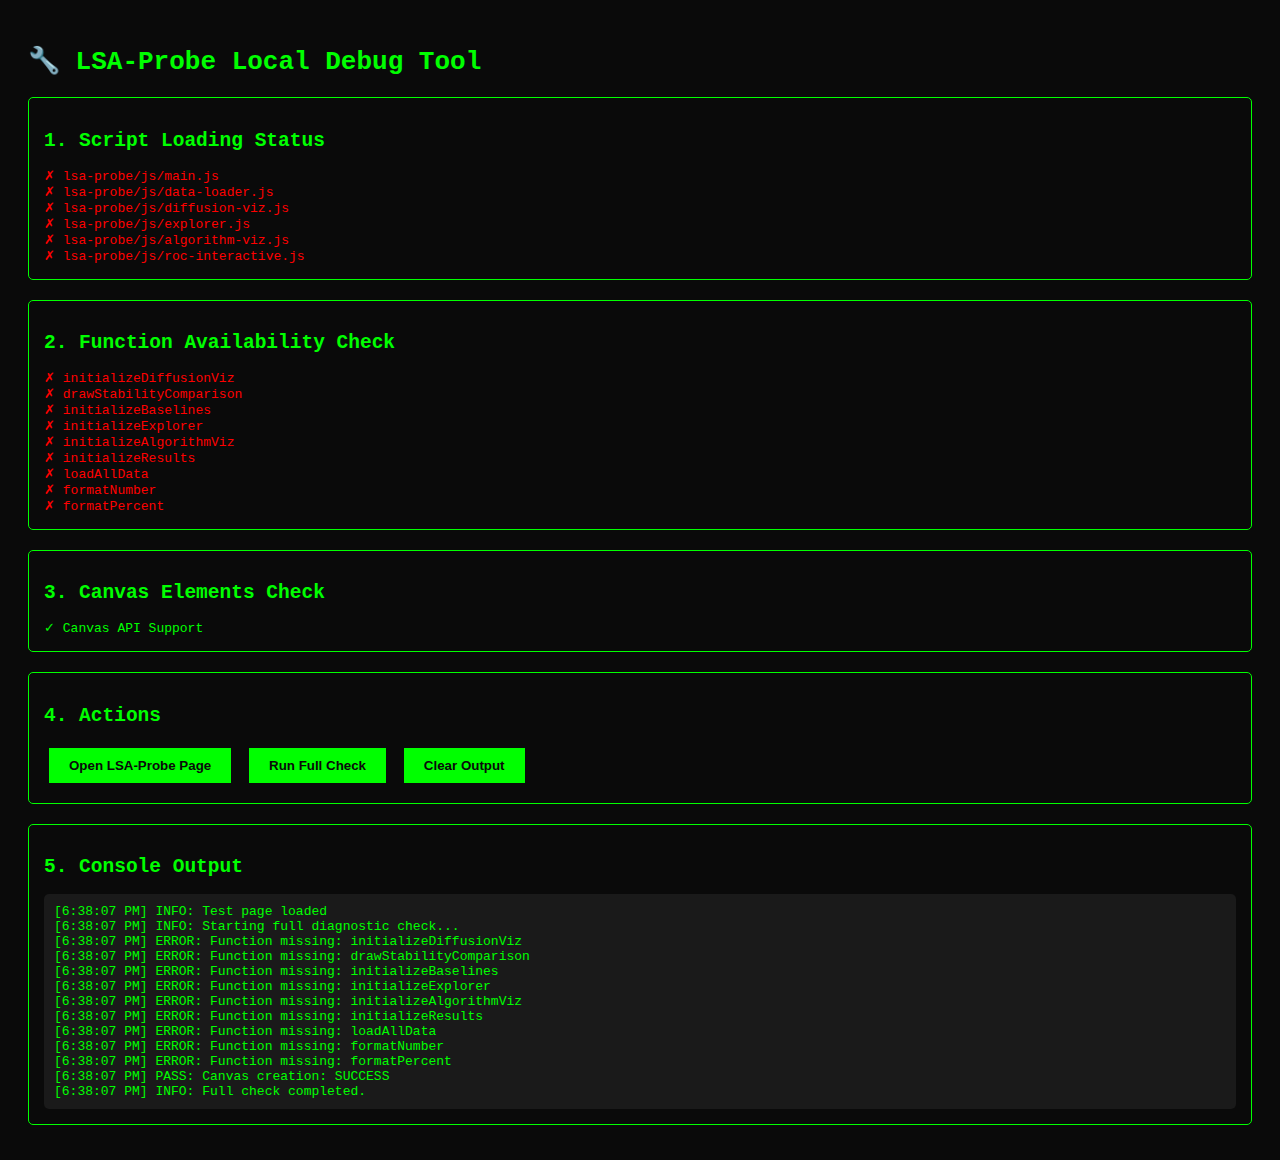
<file: test_local.html>
<!DOCTYPE html>
<html lang="en">
<head>
    <meta charset="UTF-8">
    <meta name="viewport" content="width=device-width, initial-scale=1.0">
    <title>Local Test - LSA-Probe Debug</title>
    <style>
        body {
            font-family: monospace;
            background: #0a0a0a;
            color: #00ff00;
            padding: 20px;
        }
        .section {
            margin: 20px 0;
            padding: 15px;
            border: 1px solid #00ff00;
            border-radius: 5px;
        }
        .pass { color: #00ff00; }
        .fail { color: #ff0000; }
        .warn { color: #ffaa00; }
        button {
            background: #00ff00;
            color: #0a0a0a;
            border: none;
            padding: 10px 20px;
            margin: 5px;
            cursor: pointer;
            font-weight: bold;
        }
        button:hover { background: #00cc00; }
        #console-output {
            background: #1a1a1a;
            padding: 10px;
            border-radius: 5px;
            max-height: 400px;
            overflow-y: auto;
            white-space: pre-wrap;
            word-wrap: break-word;
        }
    </style>
</head>
<body>
    <h1>🔧 LSA-Probe Local Debug Tool</h1>
    
    <div class="section">
        <h2>1. Script Loading Status</h2>
        <div id="script-status"></div>
    </div>
    
    <div class="section">
        <h2>2. Function Availability Check</h2>
        <div id="function-status"></div>
    </div>
    
    <div class="section">
        <h2>3. Canvas Elements Check</h2>
        <div id="canvas-status"></div>
    </div>
    
    <div class="section">
        <h2>4. Actions</h2>
        <button onclick="window.location.href='lsa-probe/index.html'">Open LSA-Probe Page</button>
        <button onclick="runFullCheck()">Run Full Check</button>
        <button onclick="clearConsole()">Clear Output</button>
    </div>
    
    <div class="section">
        <h2>5. Console Output</h2>
        <div id="console-output">Waiting for checks...</div>
    </div>

    <script>
        let consoleLog = [];
        
        function log(msg, type = 'info') {
            const timestamp = new Date().toLocaleTimeString();
            consoleLog.push(`[${timestamp}] ${type.toUpperCase()}: ${msg}`);
            document.getElementById('console-output').textContent = consoleLog.join('\n');
        }
        
        function clearConsole() {
            consoleLog = [];
            document.getElementById('console-output').textContent = 'Console cleared.';
        }
        
        function checkScripts() {
            const scripts = [
                'lsa-probe/js/main.js',
                'lsa-probe/js/data-loader.js',
                'lsa-probe/js/diffusion-viz.js',
                'lsa-probe/js/explorer.js',
                'lsa-probe/js/algorithm-viz.js',
                'lsa-probe/js/roc-interactive.js'
            ];
            
            let html = '';
            scripts.forEach(src => {
                const scriptExists = Array.from(document.scripts).some(s => s.src.includes(src));
                html += `<div class="${scriptExists ? 'pass' : 'fail'}">
                    ${scriptExists ? '✓' : '✗'} ${src}
                </div>`;
            });
            
            document.getElementById('script-status').innerHTML = html;
        }
        
        function checkFunctions() {
            const functions = [
                'initializeDiffusionViz',
                'drawStabilityComparison',
                'initializeBaselines',
                'initializeExplorer',
                'initializeAlgorithmViz',
                'initializeResults',
                'loadAllData',
                'formatNumber',
                'formatPercent'
            ];
            
            let html = '';
            functions.forEach(fn => {
                const exists = typeof window[fn] === 'function';
                html += `<div class="${exists ? 'pass' : 'fail'}">
                    ${exists ? '✓' : '✗'} ${fn}
                </div>`;
                if (!exists) {
                    log(`Function missing: ${fn}`, 'error');
                }
            });
            
            document.getElementById('function-status').innerHTML = html;
        }
        
        function testCanvasCreation() {
            try {
                const canvas = document.createElement('canvas');
                canvas.width = 300;
                canvas.height = 200;
                const ctx = canvas.getContext('2d');
                
                if (ctx) {
                    ctx.fillStyle = '#00ff00';
                    ctx.fillRect(0, 0, 100, 100);
                    log('Canvas creation: SUCCESS', 'pass');
                    return true;
                } else {
                    log('Canvas creation: FAILED (no context)', 'error');
                    return false;
                }
            } catch (err) {
                log(`Canvas creation: ERROR - ${err.message}`, 'error');
                return false;
            }
        }
        
        function checkCanvas() {
            const canvasTest = testCanvasCreation();
            let html = `<div class="${canvasTest ? 'pass' : 'fail'}">
                ${canvasTest ? '✓' : '✗'} Canvas API Support
            </div>`;
            document.getElementById('canvas-status').innerHTML = html;
        }
        
        function runFullCheck() {
            log('Starting full diagnostic check...', 'info');
            checkScripts();
            checkFunctions();
            checkCanvas();
            log('Full check completed.', 'info');
        }
        
        // Auto-run on load
        window.addEventListener('load', () => {
            log('Test page loaded', 'info');
            runFullCheck();
        });
        
        // Capture console errors
        window.addEventListener('error', (e) => {
            log(`ERROR: ${e.message} at ${e.filename}:${e.lineno}`, 'error');
        });
    </script>
</body>
</html>
</file>
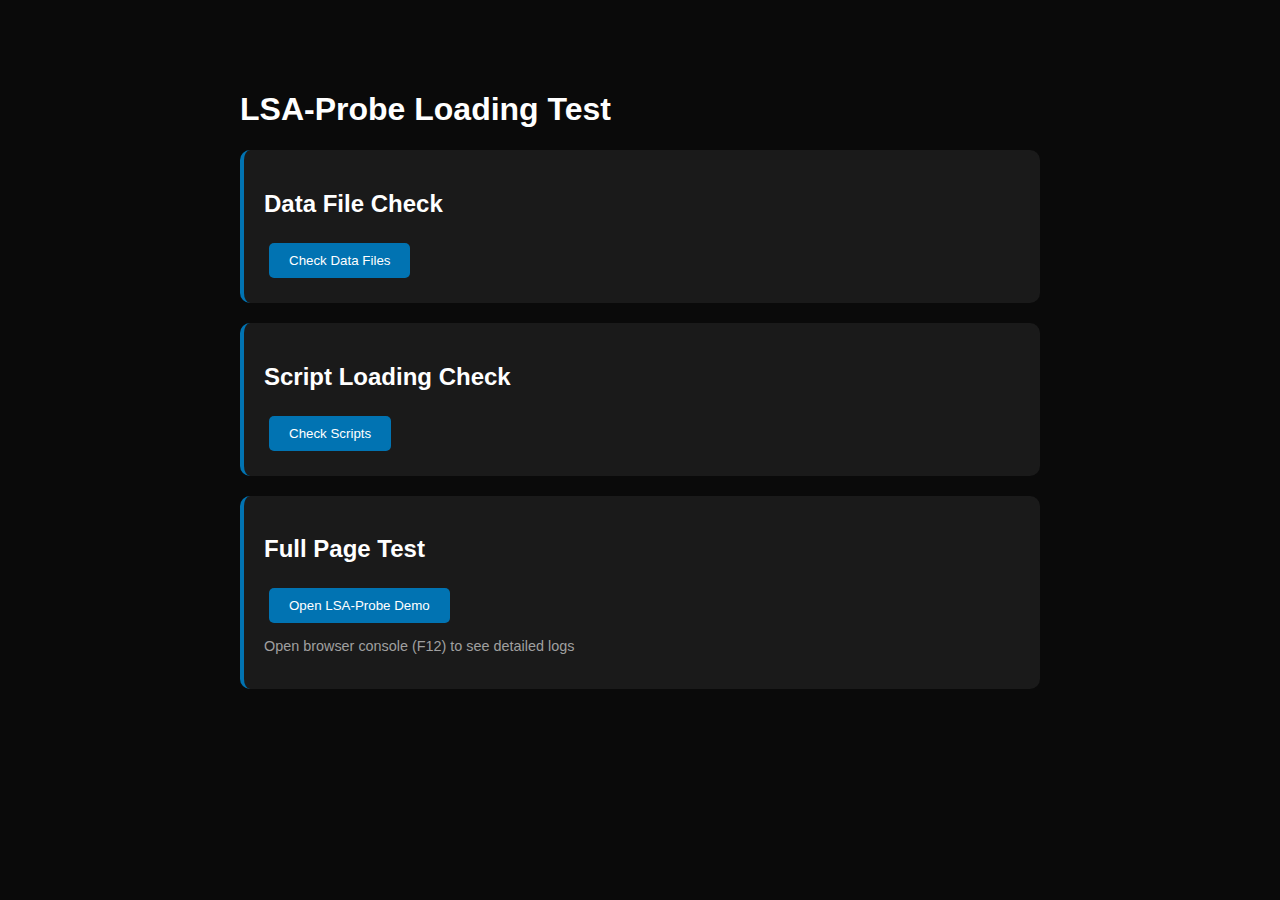
<file: test_lsa_probe.html>
<!DOCTYPE html>
<html lang="en">
<head>
    <meta charset="UTF-8">
    <meta name="viewport" content="width=device-width, initial-scale=1.0">
    <title>LSA-Probe Test</title>
    <style>
        body {
            font-family: Arial, sans-serif;
            max-width: 800px;
            margin: 50px auto;
            padding: 20px;
            background: #0a0a0a;
            color: #fff;
        }
        .test-section {
            background: #1a1a1a;
            padding: 20px;
            margin: 20px 0;
            border-radius: 10px;
            border-left: 4px solid #0173B2;
        }
        .success {
            color: #029E73;
        }
        .error {
            color: #cc0000;
        }
        .test-result {
            margin: 10px 0;
            padding: 10px;
            background: #0d0d0d;
            border-radius: 5px;
        }
        button {
            background: #0173B2;
            color: white;
            border: none;
            padding: 10px 20px;
            border-radius: 5px;
            cursor: pointer;
            margin: 5px;
        }
        button:hover {
            background: #029E73;
        }
    </style>
</head>
<body>
    <h1>LSA-Probe Loading Test</h1>
    
    <div class="test-section">
        <h2>Data File Check</h2>
        <div id="file-check-results"></div>
        <button onclick="checkDataFiles()">Check Data Files</button>
    </div>
    
    <div class="test-section">
        <h2>Script Loading Check</h2>
        <div id="script-check-results"></div>
        <button onclick="checkScripts()">Check Scripts</button>
    </div>
    
    <div class="test-section">
        <h2>Full Page Test</h2>
        <a href="lsa-probe/index.html" target="_blank">
            <button>Open LSA-Probe Demo</button>
        </a>
        <p style="margin-top: 10px; color: #a0a0a0; font-size: 0.9rem;">
            Open browser console (F12) to see detailed logs
        </p>
    </div>

    <script>
        async function checkDataFiles() {
            const resultsDiv = document.getElementById('file-check-results');
            resultsDiv.innerHTML = '<p>Checking...</p>';
            
            const dataFiles = [
                'lsa-probe/data/adversarial_costs.json',
                'lsa-probe/data/roc_curves.json',
                'lsa-probe/data/budget_ablation.json',
                'lsa-probe/data/metric_comparison.json',
                'lsa-probe/data/baselines.json',
                'lsa-probe/data/main_results.json'
            ];
            
            let html = '';
            let allSuccess = true;
            
            for (const file of dataFiles) {
                try {
                    const response = await fetch(file);
                    if (response.ok) {
                        const data = await response.json();
                        const size = JSON.stringify(data).length;
                        html += `<div class="test-result success">✓ ${file} (${(size/1024).toFixed(1)}KB)</div>`;
                    } else {
                        html += `<div class="test-result error">✗ ${file} - Status: ${response.status}</div>`;
                        allSuccess = false;
                    }
                } catch (error) {
                    html += `<div class="test-result error">✗ ${file} - Error: ${error.message}</div>`;
                    allSuccess = false;
                }
            }
            
            if (allSuccess) {
                html = '<p class="success">All data files loaded successfully!</p>' + html;
            } else {
                html = '<p class="error">Some data files failed to load!</p>' + html;
            }
            
            resultsDiv.innerHTML = html;
        }
        
        async function checkScripts() {
            const resultsDiv = document.getElementById('script-check-results');
            resultsDiv.innerHTML = '<p>Checking...</p>';
            
            const scriptFiles = [
                'lsa-probe/js/main.js',
                'lsa-probe/js/data-loader.js',
                'lsa-probe/js/explorer.js',
                'lsa-probe/js/algorithm-viz.js',
                'lsa-probe/js/roc-interactive.js'
            ];
            
            let html = '';
            let allSuccess = true;
            
            for (const file of scriptFiles) {
                try {
                    const response = await fetch(file);
                    if (response.ok) {
                        const text = await response.text();
                        const lines = text.split('\n').length;
                        html += `<div class="test-result success">✓ ${file} (${lines} lines)</div>`;
                    } else {
                        html += `<div class="test-result error">✗ ${file} - Status: ${response.status}</div>`;
                        allSuccess = false;
                    }
                } catch (error) {
                    html += `<div class="test-result error">✗ ${file} - Error: ${error.message}</div>`;
                    allSuccess = false;
                }
            }
            
            if (allSuccess) {
                html = '<p class="success">All script files accessible!</p>' + html;
            } else {
                html = '<p class="error">Some script files failed to load!</p>' + html;
            }
            
            resultsDiv.innerHTML = html;
        }
    </script>
</body>
</html>
</file>
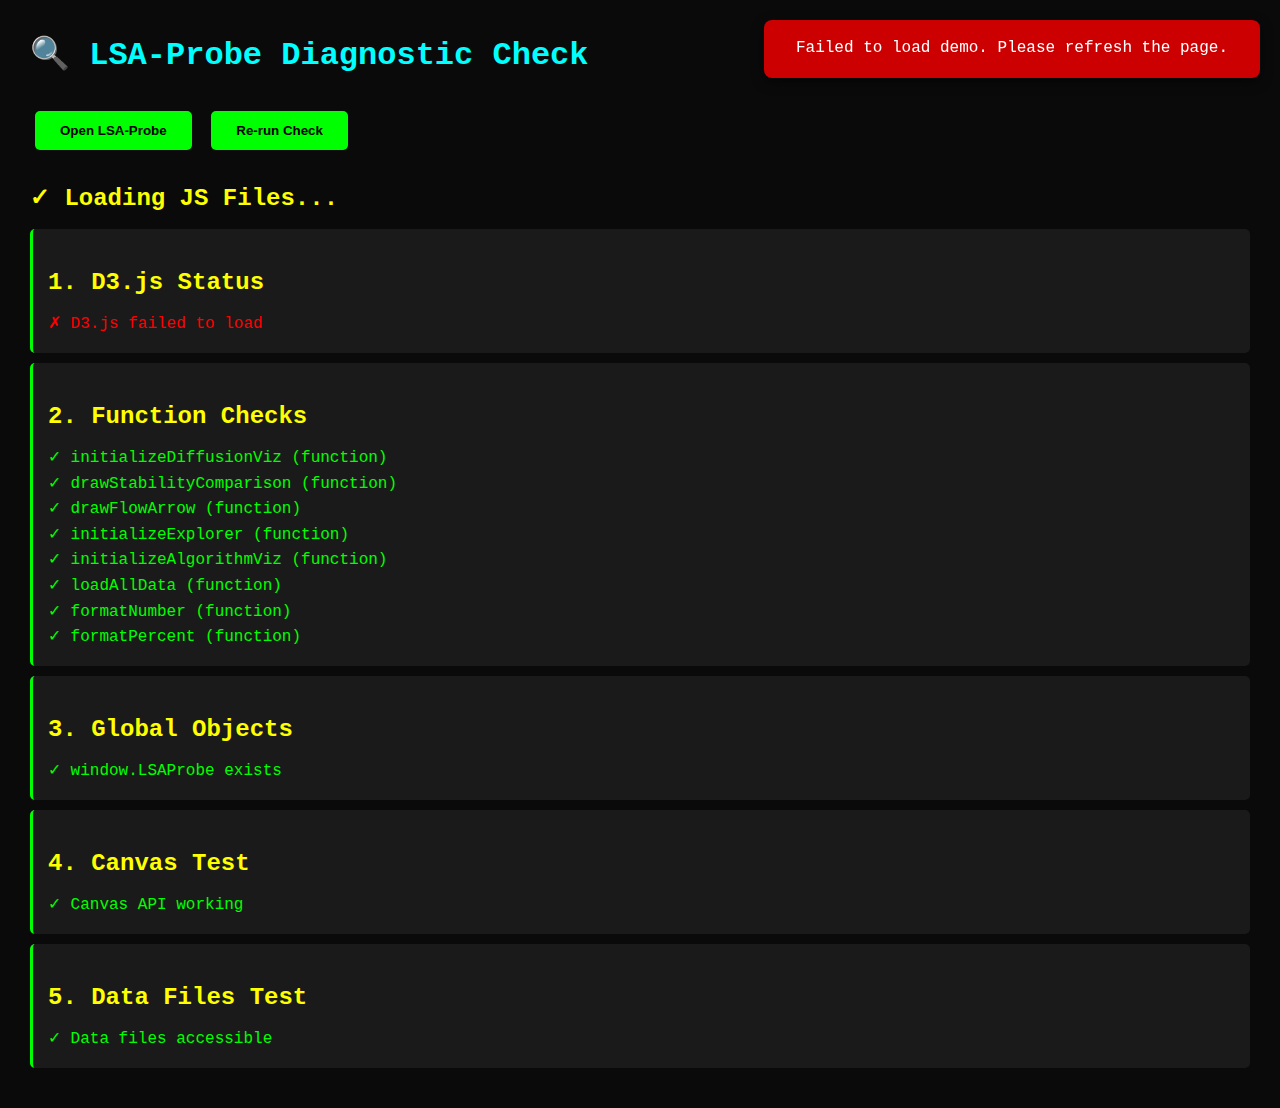
<file: lsa-probe/debug_check.html>
<!DOCTYPE html>
<html lang="en">
<head>
    <meta charset="UTF-8">
    <meta name="viewport" content="width=device-width, initial-scale=1.0">
    <title>LSA-Probe Debug</title>
    <style>
        * { margin: 0; padding: 0; box-sizing: border-box; }
        body {
            font-family: 'Courier New', monospace;
            background: #0a0a0a;
            color: #0f0;
            padding: 30px;
            line-height: 1.6;
        }
        h1 { color: #0ff; margin-bottom: 20px; }
        h2 { color: #ff0; margin: 20px 0 10px; }
        .pass { color: #0f0; }
        .fail { color: #f00; }
        .log { 
            background: #1a1a1a; 
            padding: 15px; 
            border-radius: 5px; 
            margin: 10px 0;
            border-left: 3px solid #0f0;
        }
        .error-log {
            border-left-color: #f00;
        }
        button {
            background: #0f0;
            color: #000;
            border: none;
            padding: 12px 25px;
            margin: 10px 5px;
            cursor: pointer;
            font-weight: bold;
            border-radius: 5px;
        }
        button:hover { background: #0d0; }
    </style>
</head>
<body>
    <h1>🔍 LSA-Probe Diagnostic Check</h1>
    
    <button onclick="location.href='index.html'">Open LSA-Probe</button>
    <button onclick="runCheck()">Re-run Check</button>
    
    <h2>✓ Loading JS Files...</h2>
    <div id="status"></div>
    
    <script src="https://d3js.org/d3.v7.min.js"></script>
    <script src="js/data-loader.js"></script>
    <script src="js/diffusion-viz.js"></script>
    <script src="js/explorer.js"></script>
    <script src="js/algorithm-viz.js"></script>
    <script src="js/roc-interactive.js"></script>
    <script src="js/main.js"></script>
    
    <script>
        function runCheck() {
            const statusDiv = document.getElementById('status');
            let html = '';
            
            html += '<div class="log"><h2>1. D3.js Status</h2>';
            html += typeof d3 !== 'undefined' 
                ? '<div class="pass">✓ D3.js loaded successfully</div>' 
                : '<div class="fail">✗ D3.js failed to load</div>';
            html += '</div>';
            
            html += '<div class="log"><h2>2. Function Checks</h2>';
            const funcs = {
                'initializeDiffusionViz': typeof initializeDiffusionViz,
                'drawStabilityComparison': typeof drawStabilityComparison,
                'drawFlowArrow': typeof drawFlowArrow,
                'initializeExplorer': typeof initializeExplorer,
                'initializeAlgorithmViz': typeof initializeAlgorithmViz,
                'loadAllData': typeof loadAllData,
                'formatNumber': typeof formatNumber,
                'formatPercent': typeof formatPercent
            };
            
            for (const [name, type] of Object.entries(funcs)) {
                html += type === 'function' 
                    ? `<div class="pass">✓ ${name} (${type})</div>` 
                    : `<div class="fail">✗ ${name} (${type})</div>`;
            }
            html += '</div>';
            
            html += '<div class="log"><h2>3. Global Objects</h2>';
            html += typeof window.LSAProbe !== 'undefined' 
                ? '<div class="pass">✓ window.LSAProbe exists</div>' 
                : '<div class="fail">✗ window.LSAProbe missing</div>';
            html += '</div>';
            
            html += '<div class="log"><h2>4. Canvas Test</h2>';
            try {
                const testCanvas = document.createElement('canvas');
                testCanvas.width = 300;
                testCanvas.height = 200;
                const ctx = testCanvas.getContext('2d');
                if (ctx) {
                    ctx.fillStyle = '#00ff00';
                    ctx.fillRect(0, 0, 100, 100);
                    html += '<div class="pass">✓ Canvas API working</div>';
                } else {
                    html += '<div class="fail">✗ Canvas context failed</div>';
                }
            } catch (err) {
                html += `<div class="fail">✗ Canvas error: ${err.message}</div>`;
            }
            html += '</div>';
            
            html += '<div class="log"><h2>5. Data Files Test</h2>';
            fetch('data/adversarial_costs.json')
                .then(r => r.ok ? r.json() : Promise.reject('404'))
                .then(() => {
                    document.getElementById('data-status').innerHTML = 
                        '<div class="pass">✓ Data files accessible</div>';
                })
                .catch(err => {
                    document.getElementById('data-status').innerHTML = 
                        `<div class="fail">✗ Data files error: ${err}</div>`;
                });
            html += '<div id="data-status">⏳ Loading...</div>';
            html += '</div>';
            
            statusDiv.innerHTML = html;
        }
        
        // Capture all errors
        window.addEventListener('error', (e) => {
            console.error('ERROR CAUGHT:', e);
            const errorDiv = document.createElement('div');
            errorDiv.className = 'log error-log';
            errorDiv.innerHTML = `
                <h2>❌ Error Detected</h2>
                <div class="fail">Message: ${e.message}</div>
                <div class="fail">File: ${e.filename}</div>
                <div class="fail">Line: ${e.lineno}:${e.colno}</div>
            `;
            document.body.appendChild(errorDiv);
        });
        
        // Run check after page loads
        window.addEventListener('load', () => {
            setTimeout(runCheck, 100);
        });
    </script>
</body>
</html>
</file>
<file: ipap/css/ipap.css>
/* IPAP PhD Annual Report Styles */

:root {
    --color-bg: #0a0a0a;
    --color-text: #ffffff;
    --color-text-dim: #a0a0a0;
    --color-card-bg: #1a1a1a;
    --color-phase1: #667eea;
    --color-phase2: #029E73;
    --color-phase3: #0173B2;
    --color-phase3b: #DE8F05;
}

* {
    margin: 0;
    padding: 0;
    box-sizing: border-box;
}

body {
    font-family: 'Inter', -apple-system, BlinkMacSystemFont, sans-serif;
    background: var(--color-bg);
    color: var(--color-text);
    line-height: 1.6;
    overflow-x: hidden;
}

.container {
    max-width: 1200px;
    margin: 0 auto;
    padding: 0 2rem;
}

/* Breadcrumb Navigation */
.breadcrumb {
    padding: 1.5rem 0;
    background: rgba(26, 26, 26, 0.5);
    backdrop-filter: blur(10px);
    position: sticky;
    top: 0;
    z-index: 100;
    border-bottom: 1px solid rgba(255, 255, 255, 0.1);
}

.breadcrumb-link {
    color: var(--color-text-dim);
    text-decoration: none;
    transition: color 0.3s ease;
}

.breadcrumb-link:hover {
    color: var(--color-text);
}

.breadcrumb-separator {
    margin: 0 0.5rem;
    color: var(--color-text-dim);
}

.breadcrumb-current {
    color: var(--color-text);
    font-weight: 600;
}

/* Hero Section */
.hero {
    padding: 6rem 0;
    text-align: center;
    background: linear-gradient(180deg, rgba(102, 126, 234, 0.1) 0%, rgba(10, 10, 10, 0) 100%);
}

.hero-badge {
    display: inline-block;
    padding: 0.5rem 1.5rem;
    border-radius: 2rem;
    background: linear-gradient(135deg, #667eea 0%, #764ba2 100%);
    font-size: 0.9rem;
    font-weight: 600;
    margin-bottom: 2rem;
    animation: fadeInUp 0.8s ease;
}

.hero-title {
    font-size: 4rem;
    font-weight: 700;
    margin-bottom: 1rem;
    background: linear-gradient(135deg, #ffffff 0%, #a0a0a0 100%);
    -webkit-background-clip: text;
    -webkit-text-fill-color: transparent;
    background-clip: text;
    animation: fadeInUp 0.8s ease 0.2s both;
}

.hero-subtitle {
    font-size: 2rem;
    color: var(--color-text-dim);
    margin-bottom: 2rem;
    animation: fadeInUp 0.8s ease 0.4s both;
}

.hero-description {
    font-size: 1.2rem;
    color: var(--color-text-dim);
    max-width: 900px;
    margin: 0 auto;
    line-height: 1.8;
    animation: fadeInUp 0.8s ease 0.6s both;
}

/* Section Styles */
.section-title {
    font-size: 2.5rem;
    font-weight: 700;
    text-align: center;
    margin-bottom: 3rem;
    color: var(--color-text);
}

/* Narrative Section */
.narrative-section {
    padding: 6rem 0;
    background: rgba(26, 26, 26, 0.3);
}

.narrative-content {
    max-width: 900px;
    margin: 0 auto;
}

.theme-box {
    background: linear-gradient(135deg, rgba(102, 126, 234, 0.2) 0%, rgba(118, 75, 162, 0.2) 100%);
    border: 2px solid rgba(102, 126, 234, 0.5);
    border-radius: 1rem;
    padding: 2rem;
    margin-bottom: 3rem;
    text-align: center;
}

.theme-title {
    font-size: 1.2rem;
    color: var(--color-text-dim);
    margin-bottom: 1rem;
    text-transform: uppercase;
    letter-spacing: 2px;
}

.theme-text {
    font-size: 1.5rem;
    font-weight: 600;
    color: var(--color-text);
    line-height: 1.6;
}

.narrative-text p {
    font-size: 1.1rem;
    color: var(--color-text-dim);
    margin-bottom: 1.5rem;
    line-height: 1.8;
}

/* Flowchart Section */
.flowchart-section {
    padding: 6rem 0;
}

.flowchart-wrapper {
    max-width: 900px;
    margin: 0 auto;
    padding: 2rem;
    background: rgba(26, 26, 26, 0.5);
    border-radius: 1rem;
    border: 1px solid rgba(255, 255, 255, 0.1);
}

.flowchart {
    width: 100%;
    height: auto;
}

.node-box {
    fill: var(--color-card-bg);
    stroke-width: 2;
    transition: all 0.3s ease;
}

.node-box.phase1 {
    stroke: var(--color-phase1);
    fill: rgba(102, 126, 234, 0.1);
}

.node-box.phase2 {
    stroke: var(--color-phase2);
    fill: rgba(2, 158, 115, 0.1);
}

.node-box.phase3 {
    stroke: rgba(1, 115, 178, 0.5);
    fill: rgba(1, 115, 178, 0.05);
}

.node-box.phase3a {
    stroke: var(--color-phase3);
    fill: rgba(1, 115, 178, 0.1);
}

.node-box.phase3b {
    stroke: var(--color-phase3b);
    fill: rgba(222, 143, 5, 0.1);
}

.phase-node.clickable:hover .node-box {
    stroke-width: 3;
    filter: brightness(1.2);
}

.node-link {
    cursor: pointer;
}

.node-title {
    fill: var(--color-text);
    font-size: 16px;
    font-weight: 600;
    text-anchor: middle;
}

.node-subtitle {
    fill: var(--color-text);
    font-size: 20px;
    font-weight: 700;
    text-anchor: middle;
}

.node-venue {
    fill: var(--color-text-dim);
    font-size: 12px;
    text-anchor: middle;
}

.node-title-small {
    fill: var(--color-text);
    font-size: 18px;
    font-weight: 600;
    text-anchor: middle;
}

.node-subtitle-small {
    fill: var(--color-text-dim);
    font-size: 14px;
    text-anchor: middle;
}

.node-venue-small {
    fill: var(--color-text-dim);
    font-size: 11px;
    text-anchor: middle;
}

.arrow-label {
    fill: var(--color-text-dim);
    font-size: 12px;
    font-style: italic;
}

.flow-arrow line {
    animation: dashAnimation 2s linear infinite;
}

@keyframes dashAnimation {
    to {
        stroke-dashoffset: -20;
    }
}

/* Papers Section */
.papers-section {
    padding: 6rem 0;
    background: rgba(26, 26, 26, 0.3);
}

.papers-grid {
    display: grid;
    grid-template-columns: repeat(auto-fit, minmax(500px, 1fr));
    gap: 2rem;
    max-width: 1400px;
    margin: 0 auto;
}

.paper-card {
    background: var(--color-card-bg);
    border-radius: 1rem;
    overflow: hidden;
    transition: all 0.3s ease;
    border: 2px solid transparent;
}

.paper-card:hover {
    transform: translateY(-5px);
    box-shadow: 0 10px 30px rgba(0, 0, 0, 0.3);
}

.phase1-card {
    border-color: rgba(102, 126, 234, 0.3);
}

.phase1-card:hover {
    border-color: var(--color-phase1);
    box-shadow: 0 10px 30px rgba(102, 126, 234, 0.3);
}

.phase2-card {
    border-color: rgba(2, 158, 115, 0.3);
}

.phase2-card:hover {
    border-color: var(--color-phase2);
    box-shadow: 0 10px 30px rgba(2, 158, 115, 0.3);
}

.phase3a-card {
    border-color: rgba(1, 115, 178, 0.3);
}

.phase3a-card:hover {
    border-color: var(--color-phase3);
    box-shadow: 0 10px 30px rgba(1, 115, 178, 0.3);
}

.phase3b-card {
    border-color: rgba(222, 143, 5, 0.3);
}

.phase3b-card:hover {
    border-color: var(--color-phase3b);
    box-shadow: 0 10px 30px rgba(222, 143, 5, 0.3);
}

.paper-header {
    padding: 1.5rem;
    display: flex;
    justify-content: space-between;
    align-items: center;
    background: rgba(255, 255, 255, 0.05);
    border-bottom: 1px solid rgba(255, 255, 255, 0.1);
}

.paper-phase {
    font-size: 0.9rem;
    font-weight: 600;
    color: var(--color-text);
    text-transform: uppercase;
    letter-spacing: 1px;
}

.paper-venue-badge {
    padding: 0.4rem 1rem;
    border-radius: 2rem;
    background: rgba(255, 255, 255, 0.1);
    font-size: 0.85rem;
    font-weight: 600;
}

.paper-body {
    padding: 2rem;
}

.paper-title {
    font-size: 1.4rem;
    font-weight: 600;
    margin-bottom: 1.5rem;
    line-height: 1.4;
    color: var(--color-text);
}

.paper-description {
    font-size: 1rem;
    color: var(--color-text-dim);
    margin-bottom: 1.5rem;
    line-height: 1.6;
}

.paper-contribution {
    padding: 1rem;
    background: rgba(102, 126, 234, 0.1);
    border-left: 3px solid var(--color-phase1);
    border-radius: 0.5rem;
    margin-bottom: 1rem;
    font-size: 0.95rem;
    color: var(--color-text-dim);
}

.paper-role {
    padding: 1rem;
    background: rgba(2, 158, 115, 0.1);
    border-left: 3px solid var(--color-phase2);
    border-radius: 0.5rem;
    margin-bottom: 1.5rem;
    font-size: 0.95rem;
    color: var(--color-text-dim);
}

.paper-contribution strong,
.paper-role strong {
    color: var(--color-text);
}

.btn-paper {
    display: inline-block;
    padding: 0.8rem 2rem;
    border-radius: 0.5rem;
    font-weight: 600;
    text-decoration: none;
    transition: all 0.3s ease;
    border: 2px solid rgba(255, 255, 255, 0.2);
    color: var(--color-text);
}

.phase1-card .btn-paper:hover {
    background: linear-gradient(135deg, #667eea 0%, #764ba2 100%);
    border-color: transparent;
}

.phase2-card .btn-paper:hover {
    background: var(--color-phase2);
    border-color: transparent;
}

.phase3a-card .btn-paper:hover {
    background: var(--color-phase3);
    border-color: transparent;
}

.phase3b-card .btn-paper:hover {
    background: var(--color-phase3b);
    border-color: transparent;
}

.btn-disabled {
    opacity: 0.5;
    cursor: not-allowed;
    pointer-events: none;
}

/* Connection Section */
.connection-section {
    padding: 6rem 0;
}

.connection-content {
    max-width: 1000px;
    margin: 0 auto;
}

.connection-diagram {
    display: flex;
    align-items: center;
    justify-content: space-between;
    margin-bottom: 4rem;
    gap: 2rem;
}

.connection-item {
    flex: 1;
    text-align: center;
    padding: 2rem;
    background: rgba(26, 26, 26, 0.5);
    border-radius: 1rem;
    border: 1px solid rgba(255, 255, 255, 0.1);
}

.connection-icon {
    font-size: 3rem;
    margin-bottom: 1rem;
}

.connection-item h3 {
    font-size: 1.2rem;
    margin-bottom: 1rem;
    color: var(--color-text);
}

.connection-item p {
    font-size: 0.95rem;
    color: var(--color-text-dim);
    line-height: 1.6;
}

.connection-arrow {
    font-size: 2rem;
    color: var(--color-phase1);
    flex-shrink: 0;
}

.connection-summary {
    background: rgba(26, 26, 26, 0.5);
    border: 2px solid rgba(102, 126, 234, 0.3);
    border-radius: 1rem;
    padding: 3rem;
}

.connection-summary h3 {
    font-size: 1.8rem;
    margin-bottom: 1.5rem;
    color: var(--color-text);
}

.connection-summary p {
    font-size: 1.1rem;
    color: var(--color-text-dim);
    line-height: 1.8;
    margin-bottom: 1.5rem;
}

.connection-summary ul {
    list-style: none;
    margin: 2rem 0;
}

.connection-summary li {
    padding: 1rem 0;
    border-bottom: 1px solid rgba(255, 255, 255, 0.1);
    font-size: 1rem;
    color: var(--color-text-dim);
}

.connection-summary li:last-child {
    border-bottom: none;
}

.connection-summary li strong {
    color: var(--color-text);
}

/* Footer */
.footer {
    padding: 3rem 0;
    text-align: center;
    border-top: 1px solid rgba(255, 255, 255, 0.1);
    color: var(--color-text-dim);
}

.footer-affiliation {
    margin-top: 0.5rem;
    font-size: 0.9rem;
}

/* Animations */
@keyframes fadeInUp {
    from {
        opacity: 0;
        transform: translateY(30px);
    }
    to {
        opacity: 1;
        transform: translateY(0);
    }
}

/* Responsive Design */
@media (max-width: 1024px) {
    .papers-grid {
        grid-template-columns: 1fr;
    }
    
    .connection-diagram {
        flex-direction: column;
    }
    
    .connection-arrow {
        transform: rotate(90deg);
        margin: 1rem 0;
    }
}

@media (max-width: 768px) {
    .hero-title {
        font-size: 2.5rem;
    }
    
    .hero-subtitle {
        font-size: 1.5rem;
    }
    
    .hero-description {
        font-size: 1rem;
    }
    
    .section-title {
        font-size: 2rem;
    }
    
    .flowchart-wrapper {
        padding: 1rem;
    }
    
    .connection-summary {
        padding: 2rem;
    }
    
    .connection-summary h3 {
        font-size: 1.5rem;
    }
    
    .connection-summary p {
        font-size: 1rem;
    }
}
</file>
<file: ts-ramia/css/main.css>
/* =====================================
   TS-RaMIA Main Stylesheet
   ===================================== */

/* CSS Variables */
:root {
    /* Colors */
    --primary: #0173B2;
    --secondary: #DE8F05;
    --success: #029E73;
    --background: #F8F9FA;
    --background-dark: #E9ECEF;
    --text-dark: #212529;
    --text-light: #6C757D;
    --text-muted: #ADB5BD;
    --border-color: #DEE2E6;
    --shadow: rgba(0, 0, 0, 0.1);
    
    /* Spacing */
    --spacing-xs: 0.5rem;
    --spacing-sm: 1rem;
    --spacing-md: 2rem;
    --spacing-lg: 3rem;
    --spacing-xl: 4rem;
    
    /* Typography */
    --font-primary: 'Inter', -apple-system, BlinkMacSystemFont, sans-serif;
    --font-mono: 'Fira Code', 'Courier New', monospace;
    
    /* Transitions */
    --transition-fast: 150ms ease;
    --transition-normal: 300ms ease;
    --transition-slow: 600ms ease;
    
    /* Border Radius */
    --radius-sm: 4px;
    --radius-md: 8px;
    --radius-lg: 12px;
    --radius-xl: 16px;
}

/* Reset & Base Styles */
* {
    margin: 0;
    padding: 0;
    box-sizing: border-box;
}

html {
    scroll-behavior: smooth;
    font-size: 16px;
}

body {
    font-family: var(--font-primary);
    color: var(--text-dark);
    background-color: var(--background);
    line-height: 1.6;
    overflow-x: hidden;
}

h1, h2, h3, h4, h5, h6 {
    font-weight: 600;
    line-height: 1.2;
    margin-bottom: var(--spacing-sm);
}

h1 { font-size: 3rem; }
h2 { font-size: 2.5rem; }
h3 { font-size: 2rem; }
h4 { font-size: 1.5rem; }
h5 { font-size: 1.25rem; }
h6 { font-size: 1rem; }

p {
    margin-bottom: var(--spacing-sm);
}

a {
    color: var(--primary);
    text-decoration: none;
    transition: color var(--transition-fast);
}

a:hover {
    color: var(--secondary);
}

/* Container */
.container {
    max-width: 1200px;
    margin: 0 auto;
    padding: 0 var(--spacing-md);
}

/* Navigation */
.navbar {
    position: fixed;
    top: 0;
    left: 0;
    right: 0;
    background: rgba(255, 255, 255, 0.95);
    backdrop-filter: blur(10px);
    box-shadow: 0 2px 10px var(--shadow);
    z-index: 1000;
    transition: transform var(--transition-normal);
}

.navbar .container {
    display: flex;
    justify-content: space-between;
    align-items: center;
    padding-top: var(--spacing-sm);
    padding-bottom: var(--spacing-sm);
}

.nav-brand {
    font-size: 1.5rem;
    font-weight: 700;
    color: var(--primary);
}

.nav-menu {
    display: flex;
    list-style: none;
    gap: var(--spacing-md);
}

.nav-link {
    color: var(--text-dark);
    font-weight: 500;
    padding: var(--spacing-xs) var(--spacing-sm);
    border-radius: var(--radius-sm);
    transition: all var(--transition-fast);
}

.nav-link:hover {
    background: var(--background-dark);
    color: var(--primary);
}

/* Hero Section */
.hero-section {
    position: relative;
    min-height: 100vh;
    display: flex;
    align-items: center;
    justify-content: center;
    background: linear-gradient(135deg, #667eea 0%, #764ba2 100%);
    color: white;
    text-align: center;
    overflow: hidden;
}

#particles-canvas {
    position: absolute;
    top: 0;
    left: 0;
    width: 100%;
    height: 100%;
    z-index: 0;
}

.hero-content {
    position: relative;
    z-index: 1;
    max-width: 800px;
    padding: var(--spacing-lg);
}

.hero-title {
    font-size: 5rem;
    font-weight: 800;
    margin-bottom: var(--spacing-sm);
    text-shadow: 2px 2px 4px rgba(0, 0, 0, 0.3);
}

.hero-subtitle {
    font-size: 1.8rem;
    font-weight: 400;
    margin-bottom: var(--spacing-md);
    opacity: 0.95;
}

.hero-description {
    font-size: 1.2rem;
    opacity: 0.9;
    margin-bottom: var(--spacing-lg);
}

.hero-badges {
    display: flex;
    gap: var(--spacing-sm);
    justify-content: center;
    margin-bottom: var(--spacing-lg);
    flex-wrap: wrap;
}

.badge {
    padding: var(--spacing-xs) var(--spacing-md);
    background: rgba(255, 255, 255, 0.2);
    backdrop-filter: blur(10px);
    border-radius: var(--radius-lg);
    font-weight: 500;
    font-size: 0.9rem;
}

.hero-cta {
    display: inline-block;
    padding: var(--spacing-sm) var(--spacing-lg);
    background: white;
    color: var(--primary);
    font-weight: 600;
    font-size: 1.1rem;
    border-radius: var(--radius-lg);
    transition: all var(--transition-normal);
    box-shadow: 0 4px 20px rgba(0, 0, 0, 0.2);
}

.hero-cta:hover {
    transform: translateY(-2px);
    box-shadow: 0 6px 30px rgba(0, 0, 0, 0.3);
}

.scroll-indicator {
    position: absolute;
    bottom: var(--spacing-lg);
    left: 50%;
    transform: translateX(-50%);
    text-align: center;
    opacity: 0.8;
}

.mouse {
    width: 30px;
    height: 50px;
    border: 2px solid white;
    border-radius: 15px;
    margin: 0 auto var(--spacing-xs);
    position: relative;
}

.wheel {
    width: 4px;
    height: 8px;
    background: white;
    border-radius: 2px;
    position: absolute;
    top: 10px;
    left: 50%;
    transform: translateX(-50%);
    animation: scroll-wheel 2s infinite;
}

@keyframes scroll-wheel {
    0%, 100% { opacity: 0; top: 10px; }
    50% { opacity: 1; top: 20px; }
}

/* Section Base Styles */
section {
    padding: var(--spacing-xl) 0;
}

.section-title {
    text-align: center;
    margin-bottom: var(--spacing-sm);
    color: var(--primary);
}

.section-subtitle {
    text-align: center;
    color: var(--text-light);
    font-size: 1.2rem;
    margin-bottom: var(--spacing-lg);
}

/* Motivation Section */
.motivation-section {
    background: white;
}

.motivation-grid {
    display: grid;
    grid-template-columns: 1fr 1fr;
    gap: var(--spacing-lg);
    align-items: start;
}

.motivation-text {
    padding-right: var(--spacing-md);
}

.lead {
    font-size: 1.2rem;
    color: var(--text-light);
    margin-bottom: var(--spacing-md);
}

.feature-list {
    list-style: none;
    margin-bottom: var(--spacing-md);
}

.feature-list li {
    padding: var(--spacing-xs) 0;
    font-size: 1.1rem;
}

.stats-box {
    display: grid;
    grid-template-columns: 1fr 1fr;
    gap: var(--spacing-md);
    margin-top: var(--spacing-md);
}

.stat {
    text-align: center;
    padding: var(--spacing-md);
    background: var(--background);
    border-radius: var(--radius-lg);
}

.stat-value {
    font-size: 2.5rem;
    font-weight: 700;
    color: var(--success);
}

.stat-label {
    color: var(--text-light);
    font-size: 0.9rem;
}

.motivation-demo {
    background: var(--background);
    padding: var(--spacing-md);
    border-radius: var(--radius-xl);
}

.demo-instruction {
    text-align: center;
    color: var(--text-light);
    margin-bottom: var(--spacing-md);
    font-size: 0.9rem;
}

.sample-cards {
    display: grid;
    grid-template-columns: 1fr 1fr;
    gap: var(--spacing-sm);
}

.sample-card {
    background: white;
    padding: var(--spacing-md);
    border-radius: var(--radius-md);
    border: 2px solid var(--border-color);
    cursor: pointer;
    transition: all var(--transition-normal);
}

.sample-card:hover {
    transform: translateY(-4px);
    box-shadow: 0 8px 20px var(--shadow);
}

.sample-card[data-label="member"] {
    border-color: var(--success);
}

.sample-card[data-label="member"]:hover {
    background: rgba(2, 158, 115, 0.1);
    border-width: 3px;
}

.sample-card[data-label="non-member"] {
    border-color: var(--text-muted);
}

.sample-card[data-label="non-member"]:hover {
    background: var(--background);
    border-width: 3px;
}

.card-content {
    text-align: center;
}

.card-icon {
    font-size: 2rem;
    margin-bottom: var(--spacing-xs);
}

.card-title {
    font-weight: 600;
    margin-bottom: var(--spacing-xs);
}

.card-status {
    font-size: 0.85rem;
    color: var(--text-light);
}

.sample-card[data-label="member"] .card-status {
    color: var(--success);
    font-weight: 600;
}

/* Method Section */
.method-section {
    background: var(--background);
}

.method-steps {
    display: flex;
    flex-direction: column;
    gap: var(--spacing-xl);
}

.method-step {
    display: grid;
    grid-template-columns: auto 1fr;
    gap: var(--spacing-md);
    align-items: start;
}

.step-number {
    width: 60px;
    height: 60px;
    background: var(--primary);
    color: white;
    border-radius: 50%;
    display: flex;
    align-items: center;
    justify-content: center;
    font-size: 1.5rem;
    font-weight: 700;
    flex-shrink: 0;
}

.step-content {
    background: white;
    padding: var(--spacing-lg);
    border-radius: var(--radius-xl);
    box-shadow: 0 4px 15px var(--shadow);
}

.step-visualization {
    margin-top: var(--spacing-md);
    background: var(--background);
    padding: var(--spacing-md);
    border-radius: var(--radius-md);
}

.abc-container {
    font-family: var(--font-mono);
    font-size: 1.2rem;
}

.abc-line {
    display: flex;
    gap: 8px;
    flex-wrap: wrap;
    margin-bottom: var(--spacing-md);
}

.token {
    padding: 4px 8px;
    background: var(--background-dark);
    border-radius: var(--radius-sm);
    transition: all var(--transition-normal);
}

.token.structure {
    background: var(--secondary);
    color: white;
    font-weight: 600;
}

.token.note {
    background: #E8E8E8;
}

.legend {
    display: flex;
    gap: var(--spacing-md);
    justify-content: center;
    font-size: 0.9rem;
}

.legend-box {
    display: inline-block;
    width: 20px;
    height: 20px;
    border-radius: var(--radius-sm);
    margin-right: var(--spacing-xs);
}

.legend-box.structure {
    background: var(--secondary);
}

.legend-box.note {
    background: #E8E8E8;
}

.chart-note {
    text-align: center;
    color: var(--text-light);
    font-size: 0.9rem;
    margin-top: var(--spacing-sm);
}

.fusion-formula {
    text-align: center;
    margin-top: var(--spacing-md);
    padding: var(--spacing-sm);
    background: white;
    border-radius: var(--radius-md);
}

.fusion-formula code {
    font-family: var(--font-mono);
    font-size: 0.9rem;
    color: var(--primary);
}

/* Demo Section */
.demo-section {
    background: white;
}

.demo-grid {
    display: grid;
    grid-template-columns: 1fr 2fr;
    gap: var(--spacing-lg);
}

.demo-controls {
    background: var(--background);
    padding: var(--spacing-lg);
    border-radius: var(--radius-xl);
    height: fit-content;
    position: sticky;
    top: 100px;
}

.sample-selector {
    width: 100%;
    padding: var(--spacing-sm);
    border: 2px solid var(--border-color);
    border-radius: var(--radius-md);
    font-size: 1rem;
    margin-bottom: var(--spacing-md);
}

.sample-info {
    margin-top: var(--spacing-md);
    padding: var(--spacing-md);
    background: white;
    border-radius: var(--radius-md);
}

.info-row {
    display: flex;
    justify-content: space-between;
    padding: var(--spacing-xs) 0;
    border-bottom: 1px solid var(--border-color);
}

.info-label {
    font-weight: 600;
    color: var(--text-light);
}

.info-value {
    color: var(--text-dark);
}

.abc-preview {
    margin-top: var(--spacing-md);
}

.abc-preview pre {
    background: var(--background);
    padding: var(--spacing-sm);
    border-radius: var(--radius-sm);
    font-family: var(--font-mono);
    font-size: 0.9rem;
    overflow-x: auto;
}

.btn-primary {
    width: 100%;
    padding: var(--spacing-sm) var(--spacing-md);
    background: var(--primary);
    color: white;
    border: none;
    border-radius: var(--radius-md);
    font-size: 1.1rem;
    font-weight: 600;
    cursor: pointer;
    transition: all var(--transition-normal);
    margin-top: var(--spacing-md);
}

.btn-primary:hover:not(:disabled) {
    background: var(--secondary);
    transform: translateY(-2px);
    box-shadow: 0 4px 15px var(--shadow);
}

.btn-primary:disabled {
    background: var(--text-muted);
    cursor: not-allowed;
}

.demo-visualization {
    display: flex;
    flex-direction: column;
    gap: var(--spacing-md);
}

.viz-section {
    background: var(--background);
    padding: var(--spacing-lg);
    border-radius: var(--radius-xl);
}

.attack-progress {
    display: grid;
    grid-template-columns: repeat(4, 1fr);
    gap: var(--spacing-sm);
    margin-bottom: var(--spacing-md);
}

.progress-step {
    text-align: center;
    padding: var(--spacing-sm);
    background: white;
    border-radius: var(--radius-md);
    opacity: 0.5;
    transition: all var(--transition-normal);
}

.progress-step.active {
    opacity: 1;
    background: var(--primary);
    color: white;
    transform: scale(1.05);
}

.progress-step .step-icon {
    font-size: 1.5rem;
    margin-bottom: var(--spacing-xs);
}

.progress-step .step-name {
    font-size: 0.85rem;
    font-weight: 500;
}

.result-display {
    min-height: 200px;
    background: white;
    border-radius: var(--radius-md);
    padding: var(--spacing-lg);
    display: flex;
    align-items: center;
    justify-content: center;
}

.result-placeholder {
    text-align: center;
    color: var(--text-light);
}

/* Results Section */
.results-section {
    background: var(--background);
}

.metrics-cards {
    display: grid;
    grid-template-columns: repeat(3, 1fr);
    gap: var(--spacing-md);
    margin-bottom: var(--spacing-xl);
}

.metric-card {
    background: white;
    border-radius: var(--radius-xl);
    padding: var(--spacing-lg);
    box-shadow: 0 4px 15px var(--shadow);
    transition: all var(--transition-normal);
}

.metric-card:hover {
    transform: translateY(-4px);
    box-shadow: 0 8px 25px var(--shadow);
}

.metric-card[data-method="baseline"] {
    border-top: 4px solid var(--primary);
}

.metric-card[data-method="structtail64"] {
    border-top: 4px solid var(--secondary);
}

.metric-card[data-method="fusion"] {
    border-top: 4px solid var(--success);
}

.card-header {
    display: flex;
    align-items: center;
    gap: var(--spacing-sm);
    margin-bottom: var(--spacing-md);
}

.card-icon {
    font-size: 2rem;
}

.metric-main {
    text-align: center;
    margin-bottom: var(--spacing-md);
}

.metric-value {
    font-size: 3rem;
    font-weight: 700;
    color: var(--primary);
}

.metric-label {
    font-size: 0.9rem;
    color: var(--text-light);
    text-transform: uppercase;
    letter-spacing: 1px;
}

.metric-details {
    display: flex;
    justify-content: space-around;
    padding-top: var(--spacing-md);
    border-top: 1px solid var(--border-color);
}

.detail-item {
    text-align: center;
}

.detail-label {
    display: block;
    font-size: 0.8rem;
    color: var(--text-light);
    margin-bottom: var(--spacing-xs);
}

.detail-value {
    font-size: 1.5rem;
    font-weight: 700;
    color: var(--success);
}

.roc-container {
    background: white;
    padding: var(--spacing-lg);
    border-radius: var(--radius-xl);
}

.roc-controls {
    display: flex;
    gap: var(--spacing-md);
    margin-bottom: var(--spacing-md);
    flex-wrap: wrap;
    align-items: center;
}

.toggle-label {
    display: flex;
    align-items: center;
    gap: var(--spacing-xs);
    cursor: pointer;
}

.btn-secondary {
    padding: var(--spacing-xs) var(--spacing-md);
    background: var(--background);
    border: 1px solid var(--border-color);
    border-radius: var(--radius-md);
    cursor: pointer;
    transition: all var(--transition-fast);
}

.btn-secondary:hover {
    background: var(--primary);
    color: white;
    border-color: var(--primary);
}

/* Resources Section */
.resources-section {
    background: white;
}

.resources-grid {
    display: grid;
    grid-template-columns: 1fr 1fr;
    gap: var(--spacing-lg);
}

.resource-block {
    background: var(--background);
    padding: var(--spacing-lg);
    border-radius: var(--radius-xl);
}

.application-cards {
    display: flex;
    flex-direction: column;
    gap: var(--spacing-md);
}

.app-card {
    background: white;
    padding: var(--spacing-md);
    border-radius: var(--radius-md);
    display: flex;
    gap: var(--spacing-md);
    align-items: start;
}

.app-icon {
    font-size: 2rem;
    flex-shrink: 0;
}

.resource-links {
    display: flex;
    flex-direction: column;
    gap: var(--spacing-md);
    margin-bottom: var(--spacing-md);
}

.resource-link {
    display: flex;
    align-items: center;
    gap: var(--spacing-md);
    padding: var(--spacing-md);
    background: white;
    border-radius: var(--radius-md);
    transition: all var(--transition-normal);
}

.resource-link:hover {
    transform: translateX(4px);
    box-shadow: 0 4px 15px var(--shadow);
}

.link-icon {
    font-size: 2rem;
    flex-shrink: 0;
}

.link-title {
    font-weight: 600;
    color: var(--primary);
    margin-bottom: var(--spacing-xs);
}

.link-description {
    font-size: 0.9rem;
    color: var(--text-light);
}

.citation-box {
    background: white;
    padding: var(--spacing-md);
    border-radius: var(--radius-md);
}

.citation-box pre {
    background: var(--background);
    padding: var(--spacing-sm);
    border-radius: var(--radius-sm);
    font-family: var(--font-mono);
    font-size: 0.85rem;
    overflow-x: auto;
    margin: var(--spacing-sm) 0;
}

.btn-copy {
    padding: var(--spacing-xs) var(--spacing-md);
    background: var(--primary);
    color: white;
    border: none;
    border-radius: var(--radius-sm);
    cursor: pointer;
    transition: all var(--transition-fast);
}

.btn-copy:hover {
    background: var(--secondary);
}

.team-section {
    text-align: center;
    margin-top: var(--spacing-xl);
    padding-top: var(--spacing-xl);
    border-top: 2px solid var(--border-color);
}

.team-contact a {
    display: inline-block;
    margin-top: var(--spacing-md);
    padding: var(--spacing-sm) var(--spacing-lg);
    background: var(--primary);
    color: white;
    border-radius: var(--radius-md);
    transition: all var(--transition-normal);
}

.team-contact a:hover {
    background: var(--secondary);
    transform: translateY(-2px);
}

/* Footer */
.footer {
    background: var(--text-dark);
    color: white;
    padding: var(--spacing-lg) 0;
    text-align: center;
}

.footer p {
    margin-bottom: var(--spacing-xs);
    opacity: 0.8;
}
</file>
<file: ts-ramia/css/animations.css>
/* =====================================
   TS-RaMIA Animation Stylesheet
   ===================================== */

/* Fade In Animations */
@keyframes fadeIn {
    from {
        opacity: 0;
        transform: translateY(20px);
    }
    to {
        opacity: 1;
        transform: translateY(0);
    }
}

.animate-fade-in {
    animation: fadeIn 0.8s ease-out;
}

.animate-fade-in-delay-1 {
    animation: fadeIn 0.8s ease-out 0.2s both;
}

.animate-fade-in-delay-2 {
    animation: fadeIn 0.8s ease-out 0.4s both;
}

.animate-fade-in-delay-3 {
    animation: fadeIn 0.8s ease-out 0.6s both;
}

.animate-fade-in-delay-4 {
    animation: fadeIn 0.8s ease-out 0.8s both;
}

/* Slide In Animations */
@keyframes slideInLeft {
    from {
        opacity: 0;
        transform: translateX(-30px);
    }
    to {
        opacity: 1;
        transform: translateX(0);
    }
}

@keyframes slideInRight {
    from {
        opacity: 0;
        transform: translateX(30px);
    }
    to {
        opacity: 1;
        transform: translateX(0);
    }
}

.animate-slide-left {
    animation: slideInLeft 0.6s ease-out;
}

.animate-slide-right {
    animation: slideInRight 0.6s ease-out;
}

/* Scale Animations */
@keyframes scaleIn {
    from {
        opacity: 0;
        transform: scale(0.9);
    }
    to {
        opacity: 1;
        transform: scale(1);
    }
}

.animate-scale-in {
    animation: scaleIn 0.5s ease-out;
}

/* Number Counter Animation */
@keyframes countUp {
    from {
        transform: translateY(10px);
        opacity: 0;
    }
    to {
        transform: translateY(0);
        opacity: 1;
    }
}

.animate-count {
    animation: countUp 0.8s ease-out;
}

/* Pulse Animation */
@keyframes pulse {
    0%, 100% {
        transform: scale(1);
    }
    50% {
        transform: scale(1.05);
    }
}

.animate-pulse {
    animation: pulse 2s ease-in-out infinite;
}

/* Bounce Animation */
@keyframes bounce {
    0%, 20%, 50%, 80%, 100% {
        transform: translateY(0);
    }
    40% {
        transform: translateY(-10px);
    }
    60% {
        transform: translateY(-5px);
    }
}

.animate-bounce {
    animation: bounce 2s ease-in-out infinite;
}

/* Glow Animation */
@keyframes glow {
    0%, 100% {
        box-shadow: 0 0 5px rgba(1, 115, 178, 0.5);
    }
    50% {
        box-shadow: 0 0 20px rgba(1, 115, 178, 0.8),
                    0 0 30px rgba(1, 115, 178, 0.6);
    }
}

.animate-glow {
    animation: glow 2s ease-in-out infinite;
}

/* Progress Bar Animation */
@keyframes progress {
    from {
        width: 0;
    }
    to {
        width: 100%;
    }
}

.animate-progress {
    animation: progress 1s ease-out forwards;
}

/* Token Highlight Animation */
@keyframes highlightToken {
    0% {
        background: var(--background-dark);
        transform: scale(1);
    }
    50% {
        background: var(--secondary);
        transform: scale(1.1);
        box-shadow: 0 0 10px var(--secondary);
    }
    100% {
        background: var(--secondary);
        transform: scale(1);
    }
}

.animate-highlight {
    animation: highlightToken 0.5s ease-out forwards;
}

/* Chart Drawing Animation */
@keyframes drawLine {
    from {
        stroke-dashoffset: 1000;
    }
    to {
        stroke-dashoffset: 0;
    }
}

.animate-draw {
    stroke-dasharray: 1000;
    stroke-dashoffset: 1000;
    animation: drawLine 2s ease-out forwards;
}

/* Float Animation */
@keyframes float {
    0%, 100% {
        transform: translateY(0);
    }
    50% {
        transform: translateY(-10px);
    }
}

.animate-float {
    animation: float 3s ease-in-out infinite;
}

/* Rotate Animation */
@keyframes rotate {
    from {
        transform: rotate(0deg);
    }
    to {
        transform: rotate(360deg);
    }
}

.animate-rotate {
    animation: rotate 2s linear infinite;
}

/* Shimmer Effect */
@keyframes shimmer {
    0% {
        background-position: -1000px 0;
    }
    100% {
        background-position: 1000px 0;
    }
}

.animate-shimmer {
    background: linear-gradient(
        90deg,
        rgba(255, 255, 255, 0) 0%,
        rgba(255, 255, 255, 0.3) 50%,
        rgba(255, 255, 255, 0) 100%
    );
    background-size: 1000px 100%;
    animation: shimmer 2s ease-in-out infinite;
}

/* Text Typing Animation */
@keyframes typing {
    from {
        width: 0;
    }
    to {
        width: 100%;
    }
}

@keyframes blink {
    0%, 100% {
        border-color: transparent;
    }
    50% {
        border-color: var(--primary);
    }
}

.animate-typing {
    overflow: hidden;
    border-right: 2px solid var(--primary);
    white-space: nowrap;
    animation: typing 3s steps(40) 1s both,
               blink 0.75s step-end infinite;
}

/* Card Flip Animation */
@keyframes flipIn {
    from {
        transform: perspective(400px) rotateY(90deg);
        opacity: 0;
    }
    to {
        transform: perspective(400px) rotateY(0);
        opacity: 1;
    }
}

.animate-flip {
    animation: flipIn 0.6s ease-out;
}

/* Attention Seeker */
@keyframes shake {
    0%, 100% {
        transform: translateX(0);
    }
    10%, 30%, 50%, 70%, 90% {
        transform: translateX(-5px);
    }
    20%, 40%, 60%, 80% {
        transform: translateX(5px);
    }
}

.animate-shake {
    animation: shake 0.5s ease-in-out;
}

/* Loading Spinner */
@keyframes spin {
    from {
        transform: rotate(0deg);
    }
    to {
        transform: rotate(360deg);
    }
}

.loading-spinner {
    width: 40px;
    height: 40px;
    border: 4px solid var(--background);
    border-top-color: var(--primary);
    border-radius: 50%;
    animation: spin 0.8s linear infinite;
}

/* Heartbeat Animation */
@keyframes heartbeat {
    0%, 100% {
        transform: scale(1);
    }
    10%, 30% {
        transform: scale(1.1);
    }
    20%, 40% {
        transform: scale(1);
    }
}

.animate-heartbeat {
    animation: heartbeat 1.5s ease-in-out infinite;
}

/* Fade Out */
@keyframes fadeOut {
    from {
        opacity: 1;
    }
    to {
        opacity: 0;
    }
}

.animate-fade-out {
    animation: fadeOut 0.5s ease-out forwards;
}

/* Zoom In */
@keyframes zoomIn {
    from {
        opacity: 0;
        transform: scale(0.5);
    }
    to {
        opacity: 1;
        transform: scale(1);
    }
}

.animate-zoom-in {
    animation: zoomIn 0.5s ease-out;
}

/* Slide Down */
@keyframes slideDown {
    from {
        opacity: 0;
        transform: translateY(-20px);
    }
    to {
        opacity: 1;
        transform: translateY(0);
    }
}

.animate-slide-down {
    animation: slideDown 0.5s ease-out;
}

/* Gradient Animation */
@keyframes gradientShift {
    0% {
        background-position: 0% 50%;
    }
    50% {
        background-position: 100% 50%;
    }
    100% {
        background-position: 0% 50%;
    }
}

.animate-gradient {
    background-size: 200% 200%;
    animation: gradientShift 3s ease infinite;
}

/* Reveal Animation (for scrolling) */
.reveal {
    opacity: 0;
    transform: translateY(30px);
    transition: all 0.6s ease-out;
}

.reveal.active {
    opacity: 1;
    transform: translateY(0);
}

/* Stagger Animation (for lists) */
.stagger-item {
    opacity: 0;
    transform: translateX(-20px);
}

.stagger-item.show {
    animation: slideInLeft 0.5s ease-out forwards;
}

.stagger-item:nth-child(1) { animation-delay: 0.1s; }
.stagger-item:nth-child(2) { animation-delay: 0.2s; }
.stagger-item:nth-child(3) { animation-delay: 0.3s; }
.stagger-item:nth-child(4) { animation-delay: 0.4s; }
.stagger-item:nth-child(5) { animation-delay: 0.5s; }
.stagger-item:nth-child(6) { animation-delay: 0.6s; }

/* Hover Effects */
.hover-lift {
    transition: transform 0.3s ease, box-shadow 0.3s ease;
}

.hover-lift:hover {
    transform: translateY(-4px);
    box-shadow: 0 8px 20px rgba(0, 0, 0, 0.15);
}

.hover-scale {
    transition: transform 0.3s ease;
}

.hover-scale:hover {
    transform: scale(1.05);
}

.hover-glow {
    transition: box-shadow 0.3s ease;
}

.hover-glow:hover {
    box-shadow: 0 0 20px rgba(1, 115, 178, 0.5);
}

/* Loading States */
.skeleton {
    background: linear-gradient(
        90deg,
        var(--background-dark) 25%,
        var(--background) 50%,
        var(--background-dark) 75%
    );
    background-size: 200% 100%;
    animation: shimmer 1.5s ease-in-out infinite;
    border-radius: var(--radius-md);
}

/* Transition Classes */
.transition-all {
    transition: all 0.3s ease;
}

.transition-fast {
    transition: all 0.15s ease;
}

.transition-slow {
    transition: all 0.6s ease;
}

/* Utility Animation Classes */
.delay-1 { animation-delay: 0.1s; }
.delay-2 { animation-delay: 0.2s; }
.delay-3 { animation-delay: 0.3s; }
.delay-4 { animation-delay: 0.4s; }
.delay-5 { animation-delay: 0.5s; }

.duration-fast { animation-duration: 0.3s; }
.duration-normal { animation-duration: 0.6s; }
.duration-slow { animation-duration: 1s; }
</file>
<file: ts-ramia/css/responsive.css>
/* =====================================
   TS-RaMIA Responsive Stylesheet
   ===================================== */

/* Tablet Landscape and Below (Max 1024px) */
@media screen and (max-width: 1024px) {
    :root {
        --spacing-lg: 2.5rem;
        --spacing-xl: 3rem;
    }

    .container {
        padding: 0 var(--spacing-sm);
    }

    /* Hero Section */
    .hero-title {
        font-size: 4rem;
    }

    .hero-subtitle {
        font-size: 1.5rem;
    }

    /* Motivation Grid */
    .motivation-grid {
        grid-template-columns: 1fr;
        gap: var(--spacing-md);
    }

    .motivation-text {
        padding-right: 0;
    }

    /* Demo Grid */
    .demo-grid {
        grid-template-columns: 1fr;
    }

    .demo-controls {
        position: static;
        margin-bottom: var(--spacing-md);
    }

    /* Resources Grid */
    .resources-grid {
        grid-template-columns: 1fr;
    }
}

/* Tablet Portrait and Below (Max 768px) */
@media screen and (max-width: 768px) {
    :root {
        --spacing-md: 1.5rem;
        --spacing-lg: 2rem;
        --spacing-xl: 2.5rem;
    }

    h1 { font-size: 2.5rem; }
    h2 { font-size: 2rem; }
    h3 { font-size: 1.5rem; }

    /* Navigation */
    .nav-menu {
        display: none; /* Hide on mobile, can implement hamburger menu */
    }

    /* Hero Section */
    .hero-title {
        font-size: 3rem;
    }

    .hero-subtitle {
        font-size: 1.2rem;
    }

    .hero-description {
        font-size: 1rem;
    }

    .hero-badges {
        flex-direction: column;
        align-items: stretch;
    }

    /* Sample Cards */
    .sample-cards {
        grid-template-columns: 1fr;
    }

    /* Method Steps */
    .method-step {
        grid-template-columns: 1fr;
    }

    .step-number {
        width: 50px;
        height: 50px;
        font-size: 1.2rem;
        margin: 0 auto var(--spacing-sm);
    }

    /* Attack Progress */
    .attack-progress {
        grid-template-columns: repeat(2, 1fr);
    }

    /* Metrics Cards */
    .metrics-cards {
        grid-template-columns: 1fr;
    }

    /* ROC Controls */
    .roc-controls {
        flex-direction: column;
        align-items: stretch;
    }

    .toggle-label {
        width: 100%;
    }

    /* Application Cards */
    .app-card {
        flex-direction: column;
        text-align: center;
    }
}

/* Mobile (Max 480px) */
@media screen and (max-width: 480px) {
    :root {
        --spacing-sm: 0.75rem;
        --spacing-md: 1rem;
        --spacing-lg: 1.5rem;
        --spacing-xl: 2rem;
    }

    html {
        font-size: 14px;
    }

    .container {
        padding: 0 var(--spacing-sm);
    }

    /* Navigation */
    .navbar .container {
        padding-top: var(--spacing-xs);
        padding-bottom: var(--spacing-xs);
    }

    .nav-brand {
        font-size: 1.2rem;
    }

    /* Hero Section */
    .hero-title {
        font-size: 2.5rem;
    }

    .hero-subtitle {
        font-size: 1rem;
    }

    .hero-content {
        padding: var(--spacing-md);
    }

    .hero-cta {
        padding: var(--spacing-sm) var(--spacing-md);
        font-size: 1rem;
    }

    /* Stats Box */
    .stats-box {
        grid-template-columns: 1fr;
    }

    .stat-value {
        font-size: 2rem;
    }

    /* ABC Demo */
    .abc-line {
        font-size: 1rem;
    }

    /* Attack Progress */
    .attack-progress {
        grid-template-columns: 1fr;
    }

    .progress-step .step-name {
        font-size: 0.75rem;
    }

    /* Metric Cards */
    .metric-value {
        font-size: 2.5rem;
    }

    .detail-value {
        font-size: 1.2rem;
    }

    /* Legend */
    .legend {
        flex-direction: column;
        align-items: flex-start;
    }
}

/* High DPI Displays */
@media (-webkit-min-device-pixel-ratio: 2), (min-resolution: 192dpi) {
    /* Optimize images and text for retina displays */
    body {
        -webkit-font-smoothing: antialiased;
        -moz-osx-font-smoothing: grayscale;
    }
}

/* Print Styles */
@media print {
    * {
        background: white !important;
        color: black !important;
        box-shadow: none !important;
        text-shadow: none !important;
    }

    .navbar,
    .hero-cta,
    .scroll-indicator,
    .demo-controls,
    .btn-primary,
    .btn-secondary,
    .footer {
        display: none !important;
    }

    a {
        text-decoration: underline;
    }

    h2, h3 {
        page-break-after: avoid;
    }

    img {
        max-width: 100% !important;
    }

    .section-title {
        page-break-before: always;
    }

    .section-title:first-child {
        page-break-before: avoid;
    }
}

/* Landscape Mobile Orientation */
@media screen and (max-height: 500px) and (orientation: landscape) {
    .hero-section {
        min-height: auto;
        padding: var(--spacing-xl) 0;
    }

    .scroll-indicator {
        display: none;
    }
}

/* Reduced Motion */
@media (prefers-reduced-motion: reduce) {
    *,
    *::before,
    *::after {
        animation-duration: 0.01ms !important;
        animation-iteration-count: 1 !important;
        transition-duration: 0.01ms !important;
    }

    .scroll-indicator {
        display: none;
    }
}

/* Dark Mode Support (Optional) */
@media (prefers-color-scheme: dark) {
    /* Uncomment if you want to support dark mode
    :root {
        --background: #1a1a1a;
        --background-dark: #2a2a2a;
        --text-dark: #f8f9fa;
        --text-light: #adb5bd;
        --border-color: #3a3a3a;
        --shadow: rgba(255, 255, 255, 0.1);
    }

    .hero-section {
        background: linear-gradient(135deg, #2d3561 0%, #483559 100%);
    }

    .sample-card,
    .metric-card,
    .app-card,
    .step-content {
        background: #2a2a2a;
    }

    .token.note {
        background: #3a3a3a;
    }
    */
}

/* Very Large Screens (Min 1440px) */
@media screen and (min-width: 1440px) {
    .container {
        max-width: 1400px;
    }

    .hero-title {
        font-size: 6rem;
    }

    .hero-subtitle {
        font-size: 2rem;
    }
}

/* Extra Small Devices (Max 360px) */
@media screen and (max-width: 360px) {
    .hero-title {
        font-size: 2rem;
    }

    .card-icon,
    .app-icon {
        font-size: 1.5rem;
    }

    .metric-value {
        font-size: 2rem;
    }

    .badge {
        font-size: 0.8rem;
        padding: 4px 8px;
    }
}

/* Sticky Navigation */
@media screen and (min-width: 769px) {
    .navbar.scrolled {
        box-shadow: 0 4px 20px var(--shadow);
    }

    .navbar.hidden {
        transform: translateY(-100%);
    }
}

/* Grid Adjustments for Different Breakpoints */
@media screen and (min-width: 1025px) and (max-width: 1280px) {
    .metrics-cards {
        grid-template-columns: repeat(3, 1fr);
        gap: var(--spacing-sm);
    }

    .demo-grid {
        grid-template-columns: 350px 1fr;
    }
}

/* Touch-Friendly Adjustments */
@media (hover: none) and (pointer: coarse) {
    /* Increase touch targets for mobile */
    .nav-link,
    .btn-primary,
    .btn-secondary,
    .sample-card {
        min-height: 44px;
        min-width: 44px;
    }

    /* Remove hover effects on touch devices */
    .hover-lift:hover,
    .hover-scale:hover,
    .hover-glow:hover {
        transform: none;
        box-shadow: none;
    }

    /* Add active states for touch feedback */
    .btn-primary:active {
        transform: scale(0.98);
    }

    .sample-card:active {
        transform: scale(0.98);
    }
}

/* Accessibility - High Contrast Mode */
@media (prefers-contrast: high) {
    :root {
        --primary: #0066cc;
        --text-dark: #000000;
        --text-light: #333333;
        --border-color: #000000;
    }

    .sample-card,
    .metric-card,
    .step-content {
        border: 2px solid var(--border-color);
    }

    .token.structure {
        border: 1px solid #000;
    }
}

/* Specific Component Adjustments */
@media screen and (max-width: 768px) {
    /* Stack token visualization vertically */
    .abc-line {
        flex-direction: column;
        align-items: flex-start;
    }

    /* Simplify chart displays */
    #topk-chart,
    #temperature-chart,
    #token-scores-chart,
    #roc-chart {
        min-height: 250px;
        max-height: 300px;
    }

    /* Adjust demo visualization layout */
    .viz-section {
        padding: var(--spacing-md);
    }

    /* Compact metric displays */
    .metric-details {
        flex-direction: column;
        gap: var(--spacing-sm);
    }

    .detail-item {
        text-align: left;
        width: 100%;
        padding: var(--spacing-xs) 0;
        border-bottom: 1px solid var(--border-color);
    }

    .detail-item:last-child {
        border-bottom: none;
    }
}
</file>
